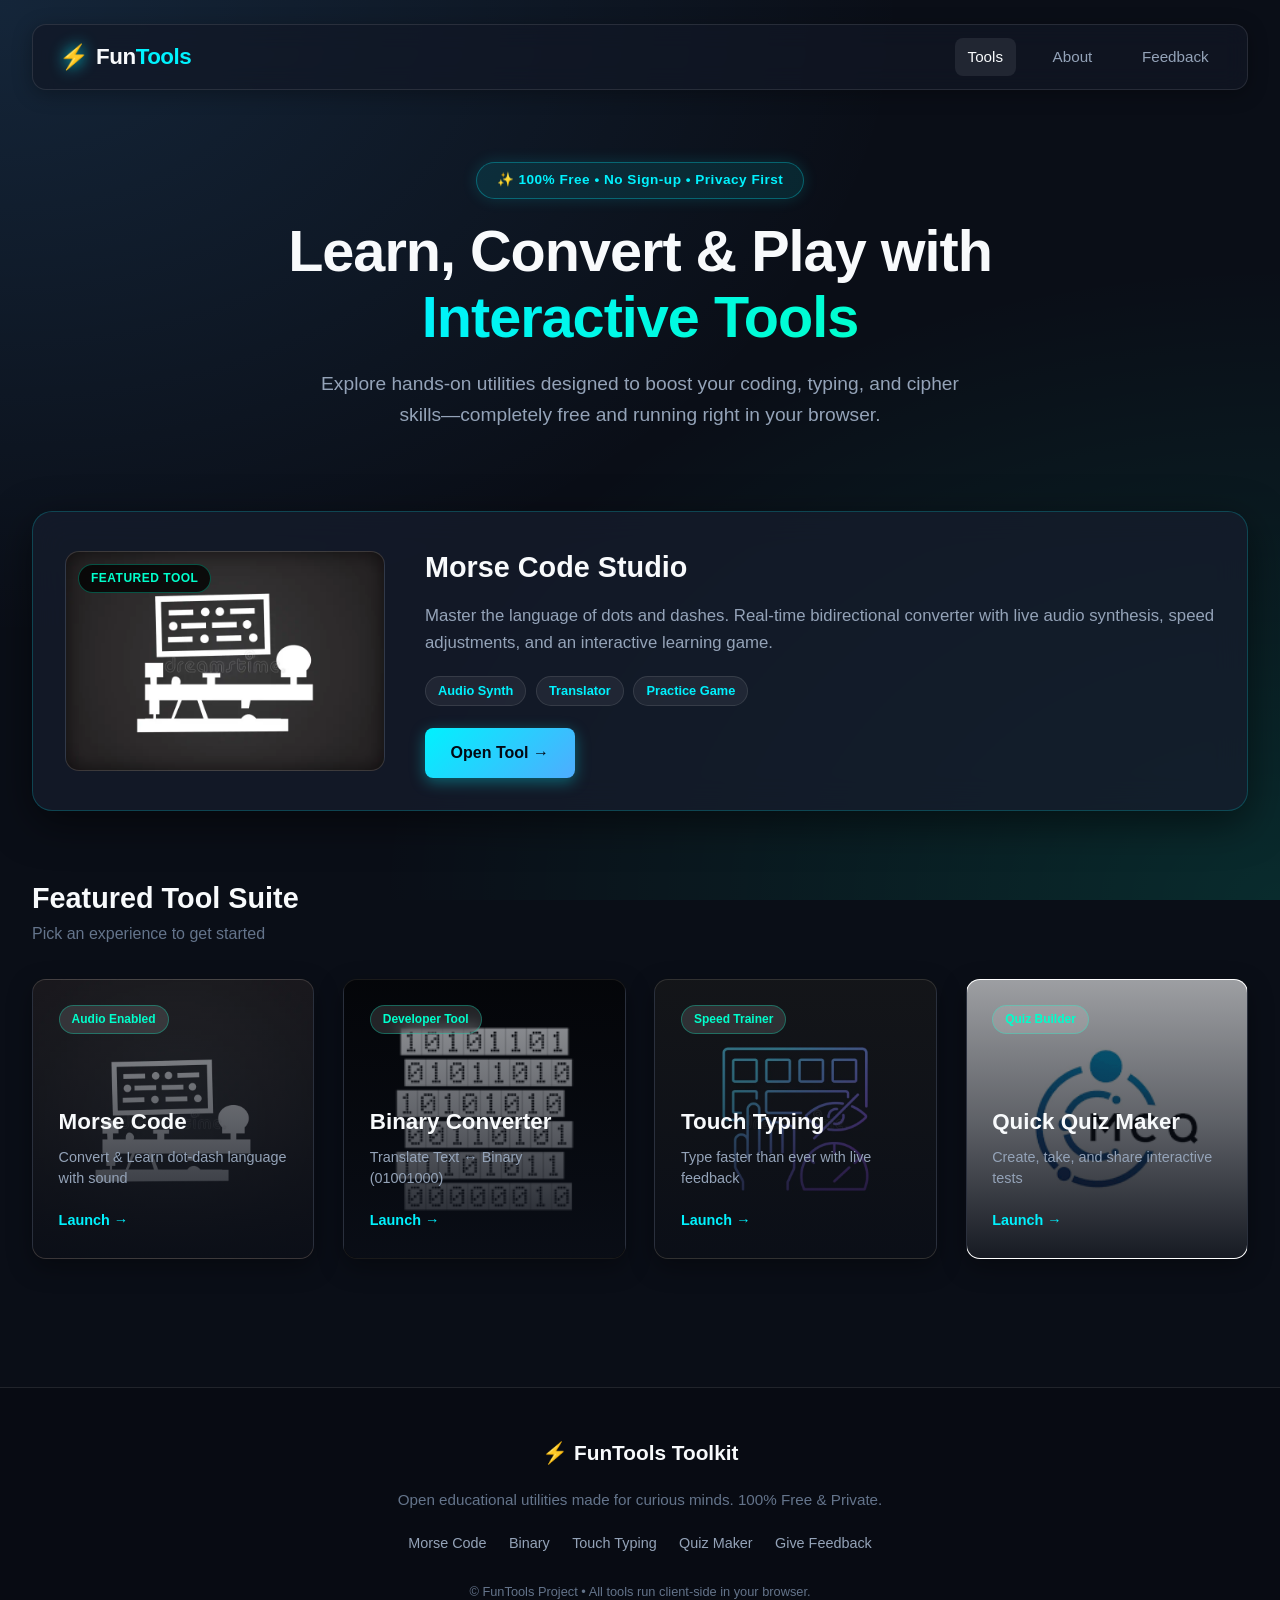
<file: index.html>
<!DOCTYPE html>
<html lang="en">
<head>
  <meta charset="UTF-8">
  <meta name="viewport" content="width=device-width, initial-scale=1.0">
  <title>FunTools - Free Interactive Learning & Utility Toolkit</title>
  <link rel="stylesheet" href="homepage.css">
  <script src="jquery-3_6_0.js"></script>
  <script src="homepage.js" defer></script>
</head>
<body>
  <!-- ================= Navigation Header ================= -->
  <header class="site-header">
    <nav class="nav-container">
      <a href="index.html" class="brand-logo">
        <span class="logo-icon">⚡</span>
        <span class="logo-text">Fun<span class="accent-text">Tools</span></span>
      </a>

      <div class="nav-links">
        <a href="#tools" class="nav-link active">Tools</a>
        <a href="#" id="about" class="nav-link">About</a>
        <a href="feedback.html" id="feedback" class="nav-link">Feedback</a>
      </div>
    </nav>

    <div class="hero-section">
      <div class="hero-badge">✨ 100% Free • No Sign-up • Privacy First</div>
      <h1 class="hero-title">Learn, Convert & Play with <span class="gradient-text">Interactive Tools</span></h1>
      <p id="subtitle" class="hero-subtitle">
        Explore hands-on utilities designed to boost your coding, typing, and cipher skills—completely free and running right in your browser.
      </p>
    </div>
  </header>

  <!-- ================= About Modal Panel ================= -->
  <div id="aboutpanel" role="dialog" aria-modal="true" aria-labelledby="about-title">
    <div class="content glass-card">
      <div class="modal-header">
        <h2 id="about-title">About <span class="gradient-text">FunTools</span></h2>
        <button id="closebtn" aria-label="Close modal">&times;</button>
      </div>
      <div class="modal-body">
        <p>
          Welcome! FunTools began as a creative coding experiment and has evolved into a <strong>100% free educational toolkit</strong>.
        </p>
        <div class="about-highlights">
          <div class="highlight-item">
            <span class="highlight-icon">🔒</span>
            <div>
              <strong>Zero Data Collection</strong>
              <p>Everything runs client-side in your browser. No accounts, no tracking, and no cookies.</p>
            </div>
          </div>
          <div class="highlight-item">
            <span class="highlight-icon">⚡</span>
            <div>
              <strong>Instant & Responsive</strong>
              <p>Lightning-fast utilities built with lightweight, modern web standards.</p>
            </div>
          </div>
          <div class="highlight-item">
            <span class="highlight-icon">🎓</span>
            <div>
              <strong>Continuous Improvement</strong>
              <p>We actively build and polish tools to make learning technology fun and accessible.</p>
            </div>
          </div>
        </div>
      </div>
      <div class="modal-footer">
        <button id="closebtn-action" class="btn-primary">Got it, Let's Explore!</button>
      </div>
    </div>
  </div>

  <!-- ================= Main Content ================= -->
  <main>
    <!-- Interactive Live Preview Box -->
    <section class="preview-section">
      <div class="preview-box glass-card" id="previewBox">
        <div id="cardimg" class="preview-img-container">
          <div class="preview-badge" id="previewBadge">Featured Tool</div>
        </div>
        <div id="cardinfo" class="preview-info-container">
          <h3 id="previewTitle">Explore Our Tools</h3>
          <p id="previewDesc">Hover or tap on any tool card below to inspect its features and launch straight into it.</p>
          <div class="preview-tags" id="previewTags">
            <span class="tag">Interactive</span>
            <span class="tag">Browser-Based</span>
            <span class="tag">Free</span>
          </div>
          <a href="Morse_code.html" id="previewLaunchBtn" class="launch-btn">Open Tool &rarr;</a>
        </div>
      </div>
    </section>

    <!-- Grid of Tool Cards -->
    <section id="tools" class="tools-section">
      <div class="section-header">
        <h2>Featured Tool Suite</h2>
        <p>Pick an experience to get started</p>
      </div>

      <div class="toolbox">
        <!-- Card 1: Morse Code -->
        <a href="Morse_code.html" class="card" id="card1"
          data-title="Morse Code Studio"
          data-info="Master the language of dots and dashes. Real-time bidirectional converter with live audio synthesis, speed adjustments, and an interactive learning game."
          data-img="Images/Morse_code.webp"
          data-tags="Audio Synth,Translator,Practice Game"
          data-link="Morse_code.html">
          <div class="card-inner">
            <div class="card-badge">Audio Enabled</div>
            <div class="card-content">
              <h3>Morse Code</h3>
              <p>Convert & Learn dot-dash language with sound</p>
            </div>
            <div class="card-footer-pill">Launch &rarr;</div>
          </div>
        </a>

        <!-- Card 2: Binary Converter -->
        <a href="Binary.html" class="card" id="card2"
          data-title="Binary Code Converter"
          data-info="Convert standard ASCII/Unicode text into machine binary (0s and 1s) and back. Features live instant conversion, formatted spacing, swap, and copy tools."
          data-img="Images/Binary.png"
          data-tags="Instant,UTF-8,Formatter"
          data-link="Binary.html">
          <div class="card-inner">
            <div class="card-badge">Developer Tool</div>
            <div class="card-content">
              <h3>Binary Converter</h3>
              <p>Translate Text ↔ Binary (01001000)</p>
            </div>
            <div class="card-footer-pill">Launch &rarr;</div>
          </div>
        </a>

        <!-- Card 3: Touch Typing -->
        <a href="touchtyping.html" class="card" id="card3"
          data-title="Touch Typing Trainer"
          data-info="Build muscle memory and skyrocket your words per minute. Features a live virtual keyboard, real-time WPM & accuracy telemetry, typo tracking, and audio click feedback."
          data-img="Images/Touch_typing.webp"
          data-tags="WPM Counter,Accuracy %,Virtual Keyboard"
          data-link="touchtyping.html">
          <div class="card-inner">
            <div class="card-badge">Speed Trainer</div>
            <div class="card-content">
              <h3>Touch Typing</h3>
              <p>Type faster than ever with live feedback</p>
            </div>
            <div class="card-footer-pill">Launch &rarr;</div>
          </div>
        </a>

        <!-- Card 4: Quick Quiz Maker -->
        <a href="AiTest.html" class="card" id="card4"
          data-title="Quick Quiz & MCQ Maker"
          data-info="Build custom multiple-choice quizzes in seconds, test yourself in preview mode, or share self-contained encrypted quiz links with classmates and friends."
          data-img="Images/Mcq.png"
          data-tags="Custom Quiz,Shareable,Auto-Grading"
          data-link="AiTest.html">
          <div class="card-inner">
            <div class="card-badge">Quiz Builder</div>
            <div class="card-content">
              <h3>Quick Quiz Maker</h3>
              <p>Create, take, and share interactive tests</p>
            </div>
            <div class="card-footer-pill">Launch &rarr;</div>
          </div>
        </a>
      </div>
    </section>
  </main>

  <!-- ================= Footer ================= -->
  <footer class="site-footer">
    <div class="footer-container">
      <div class="footer-brand">
        <span class="logo-icon">⚡</span>
        <span>FunTools Toolkit</span>
      </div>
      <p class="footer-tagline">Open educational utilities made for curious minds. 100% Free &amp; Private.</p>
      <div class="footer-links">
        <a href="Morse_code.html">Morse Code</a>
        <a href="Binary.html">Binary</a>
        <a href="touchtyping.html">Touch Typing</a>
        <a href="AiTest.html">Quiz Maker</a>
        <a href="feedback.html">Give Feedback</a>
      </div>
      <p class="footer-copy">&copy; FunTools Project • All tools run client-side in your browser.</p>
    </div>
  </footer>
</body>
</html>
</file>
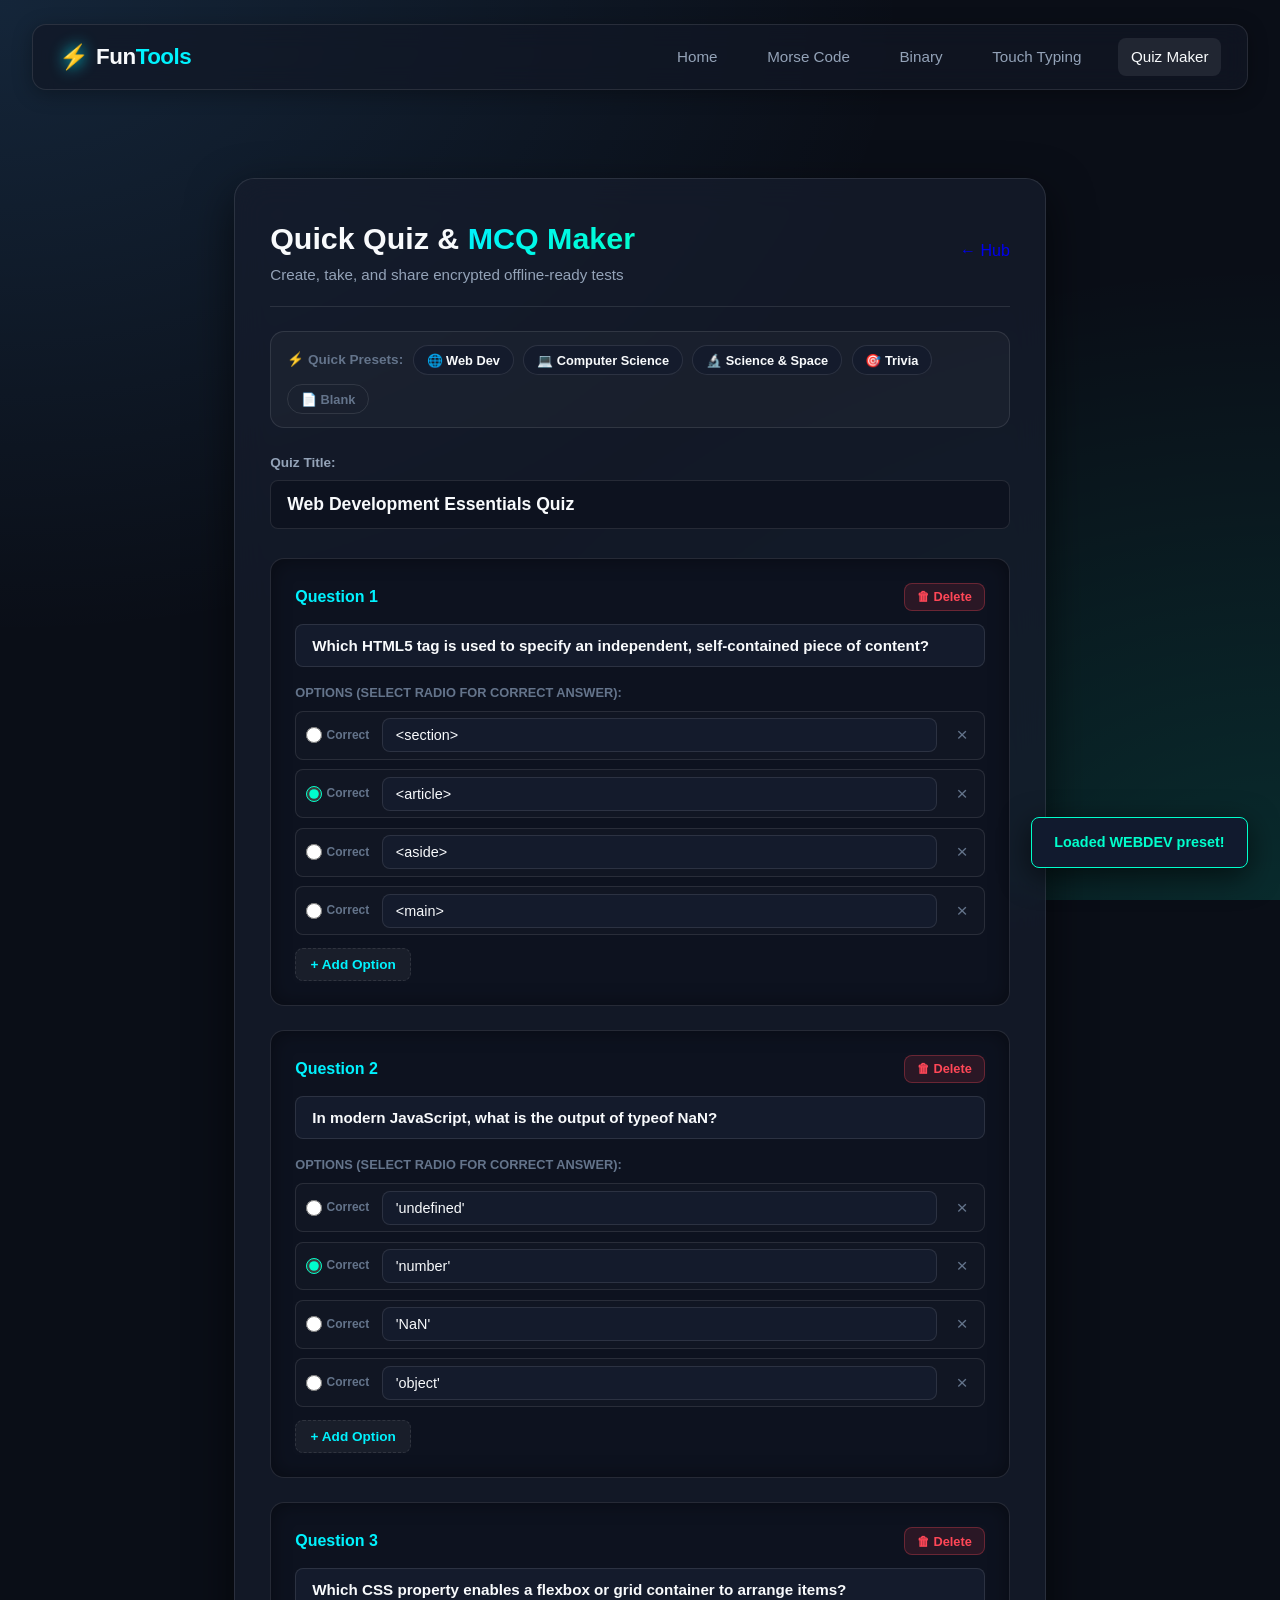
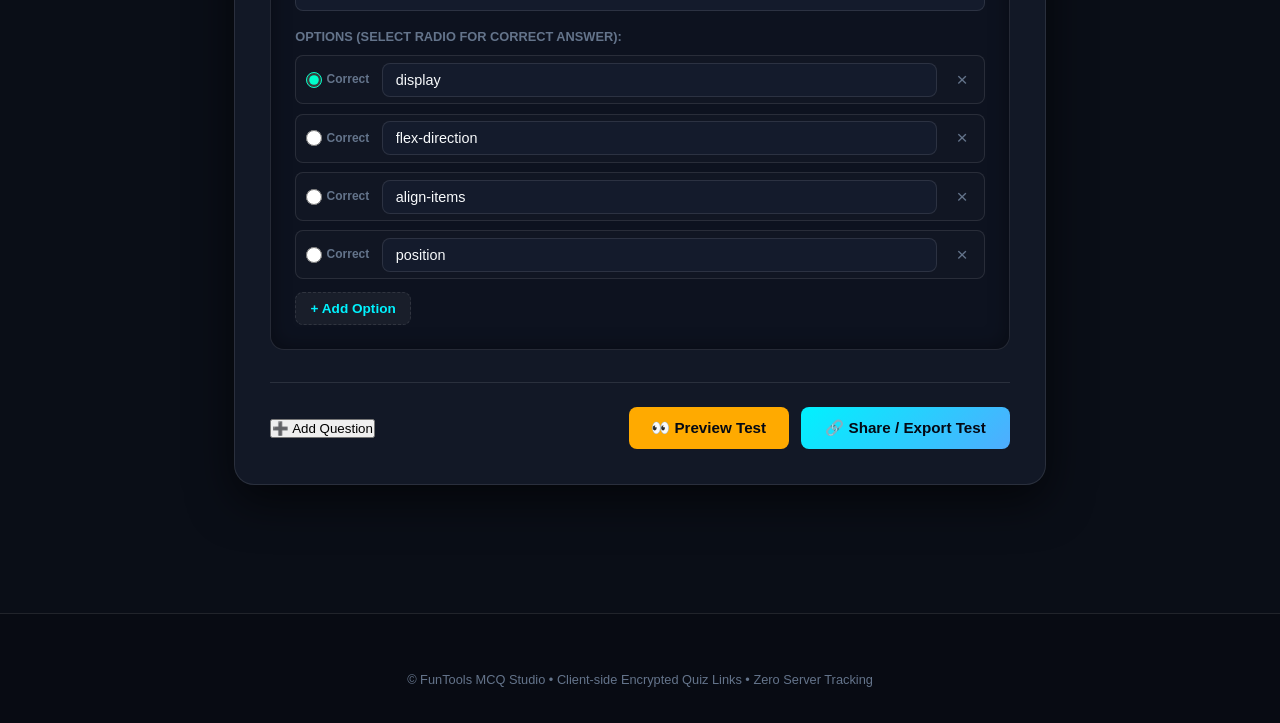
<file: AiTest.html>
<!DOCTYPE html>
<html lang="en">

<head>
  <meta charset="UTF-8">
  <meta name="viewport" content="width=device-width, initial-scale=1.0">
  <title>Quick Quiz &amp; MCQ Maker - FunTools</title>
  <link rel="stylesheet" href="homepage.css">
  <link rel="stylesheet" href="AiTest.css">
  <script src="jquery-3_6_0.js"></script>
  <script src="AiTest.js" defer></script>
</head>

<body>
  <!-- Navigation Header -->
  <header class="site-header" style="padding-bottom: 1rem;">
    <nav class="nav-container">
      <a href="index.html" class="brand-logo">
        <span class="logo-icon">⚡</span>
        <span class="logo-text">Fun<span class="accent-text">Tools</span></span>
      </a>

      <div class="nav-links">
        <a href="index.html" class="nav-link">Home</a>
        <a href="Morse_code.html" class="nav-link">Morse Code</a>
        <a href="Binary.html" class="nav-link">Binary</a>
        <a href="touchtyping.html" class="nav-link">Touch Typing</a>
        <a href="AiTest.html" class="nav-link active">Quiz Maker</a>
      </div>
    </nav>
  </header>

  <main class="quiz-container">
    <!-- =========================================================================
         CREATOR MODE: Quiz Builder
         ========================================================================= -->
    <div id="creator-mode" class="quiz-card glass-card">
      <div class="creator-header-row">
        <div>
          <h1>Quick Quiz &amp; <span class="gradient-text">MCQ Maker</span></h1>
          <p>Create, take, and share encrypted offline-ready tests</p>
        </div>
        <a href="index.html" class="icon-btn" style="text-decoration:none;">&larr; Hub</a>
      </div>

      <!-- Quick Starter Presets Bar -->
      <div class="preset-topics-bar">
        <span class="preset-label">⚡ Quick Presets:</span>
        <button class="preset-chip" onclick="loadPreset('webdev')">🌐 Web Dev</button>
        <button class="preset-chip" onclick="loadPreset('cs')">💻 Computer Science</button>
        <button class="preset-chip" onclick="loadPreset('science')">🔬 Science &amp; Space</button>
        <button class="preset-chip" onclick="loadPreset('trivia')">🎯 Trivia</button>
        <button class="preset-chip secondary" onclick="resetToBlank()">📄 Blank</button>
      </div>

      <div class="quiz-meta-inputs">
        <label for="quiz-title-input">Quiz Title:</label>
        <input type="text" id="quiz-title-input" placeholder="e.g. Computer Science Midterm Quiz..."
          value="Quick Knowledge Check">
      </div>

      <!-- Questions List Container -->
      <div id="all-questions-container" class="questions-list">
        <!-- Rendered via JS -->
      </div>

      <!-- Creator Actions -->
      <div class="creator-actions-bar">
        <button id="add-question-btn" class="btn-secondary">➕ Add Question</button>

        <div class="primary-actions-group">
          <button id="preview-test-btn" class="btn-warning">👀 Preview Test</button>
          <button id="generate-link-btn" class="btn-primary">🔗 Share / Export Test</button>
        </div>
      </div>

      <!-- Share Box (Slide down) -->
      <div id="share-box" class="share-box glass-card" style="display: none;">
        <div class="share-box-header">
          <h3>🎉 Test Created Successfully!</h3>
          <button class="close-share-btn" onclick="$('#share-box').slideUp()">&times;</button>
        </div>
        <p>Your test payload is encoded into a direct self-contained link. Anyone with this link can take your test:</p>
        <div class="share-input-wrap">
          <textarea id="share-link" readonly></textarea>
          <button id="copy-link-btn" class="btn-primary" style="margin-top: 8px;">📋 Copy Shareable Link</button>
        </div>
        <p class="share-hint">Everything is stored directly in the URL—no database, no account needed!</p>
      </div>
    </div>

    <!-- =========================================================================
         TAKER MODE: Test Taking Screen
         ========================================================================= -->
    <div id="taker-mode" class="quiz-card glass-card" style="display: none;">
      <div class="taker-header-row">
        <div>
          <span class="exam-badge" id="exam-mode-badge">EXAM MODE</span>
          <h2 id="taker-title">Take the Test!</h2>
        </div>
        <div class="taker-controls-right">
          <button id="back-to-editor-btn" class="btn-secondary" style="display: none;">✎ Back to Editor</button>
        </div>
      </div>

      <!-- Questions Render Target -->
      <div id="test-questions-display" class="test-questions-display">
        <!-- Injected via JS -->
      </div>

      <!-- Submit & Results -->
      <div class="taker-actions-bottom">
        <button id="submit-answer-btn" class="btn-primary-large">✓ Submit Test for Grading</button>

        <div id="result-message-container" class="result-message-card" style="display: none;">
          <h3 id="result-headline">Grading Complete!</h3>
          <div class="score-display-box" id="result-score-box"></div>
          <p id="result-summary"></p>
          <div class="post-test-actions">
            <button id="retake-test-btn" class="btn-secondary">↺ Retake Test</button>
            <button id="create-own-btn" class="btn-primary">➕ Create Your Own Test</button>
          </div>
        </div>
      </div>
    </div>
  </main>

  <!-- Toast Notification -->
  <div id="toast">Copied to clipboard! ✨</div>

  <footer class="site-footer">
    <div class="footer-container">
      <p class="footer-copy">&copy; FunTools MCQ Studio • Client-side Encrypted Quiz Links • Zero Server Tracking</p>
    </div>
  </footer>
</body>

</html>
</file>
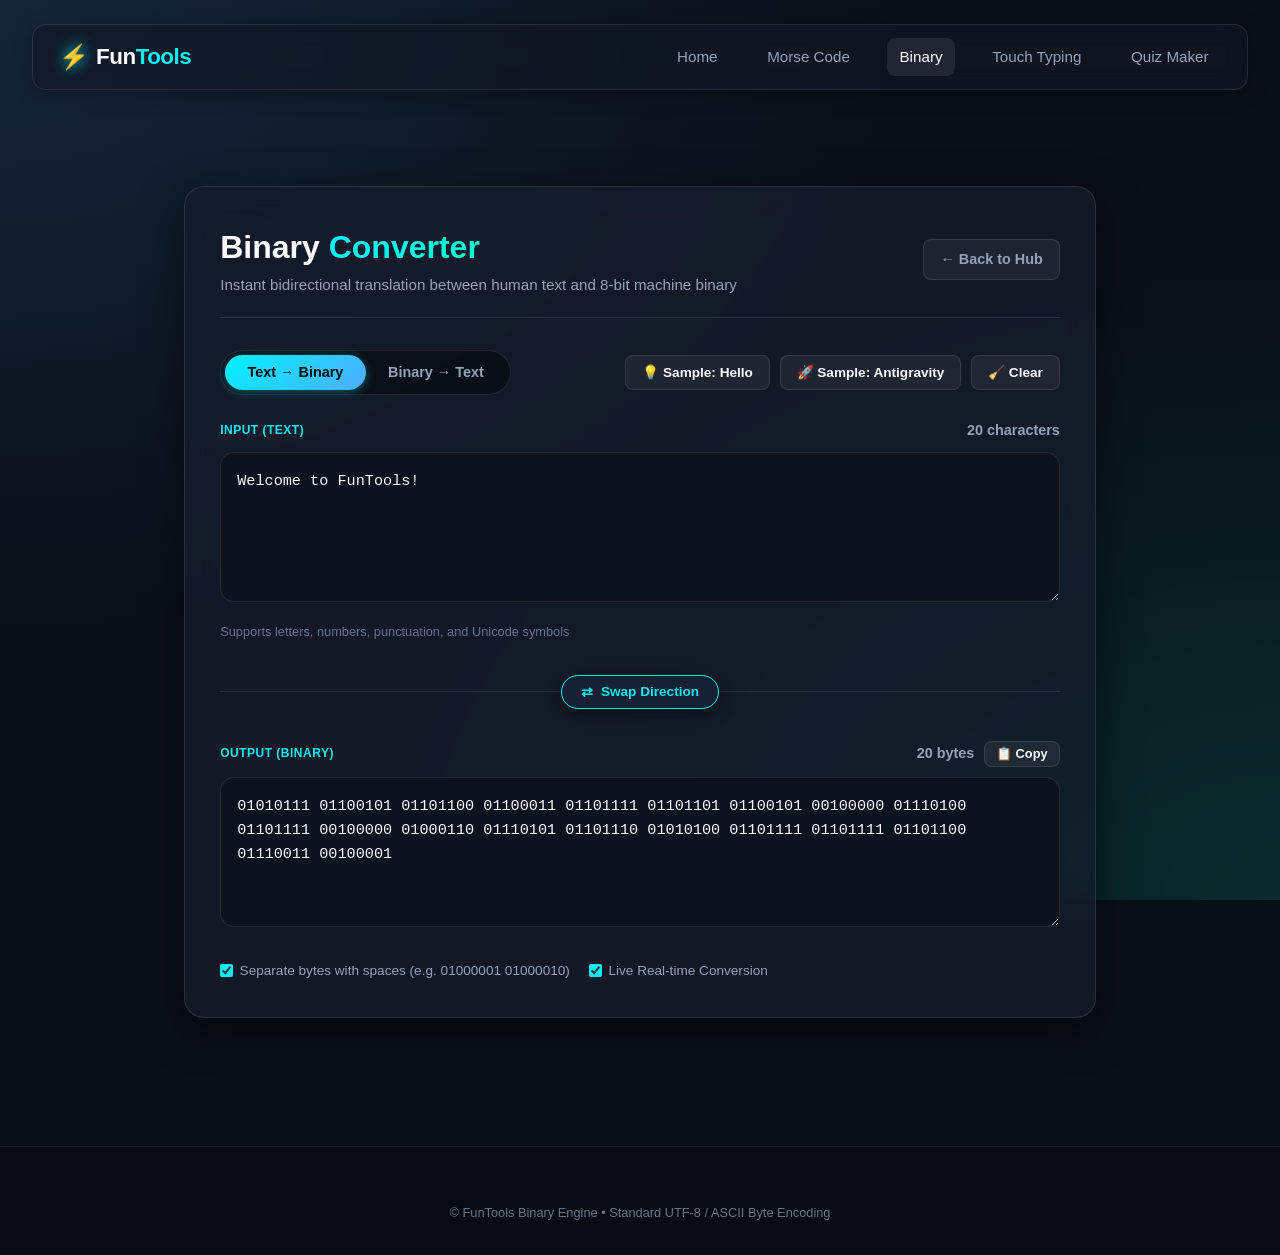
<file: Binary.html>
<!DOCTYPE html>
<html lang="en">
<head>
  <meta charset="UTF-8">
  <meta name="viewport" content="width=device-width, initial-scale=1.0">
  <title>Binary Code Converter - FunTools</title>
  <link rel="stylesheet" href="homepage.css">
  <style>
    .tool-container {
      max-width: 960px;
      margin: 0 auto;
      padding: 1rem 1.5rem 4rem;
    }

    .converter-card {
      background: var(--bg-card);
      backdrop-filter: blur(16px);
      border: 1px solid var(--border-subtle);
      border-radius: var(--radius-lg);
      padding: 2.2rem;
      box-shadow: 0 12px 40px rgba(0, 0, 0, 0.5);
    }

    .tool-header-row {
      display: flex;
      justify-content: space-between;
      align-items: center;
      flex-wrap: wrap;
      gap: 1rem;
      margin-bottom: 2rem;
      padding-bottom: 1.2rem;
      border-bottom: 1px solid var(--border-subtle);
    }

    .tool-title h1 {
      font-size: 2rem;
      font-weight: 800;
      color: var(--text-primary);
    }

    .tool-title p {
      color: var(--text-secondary);
      font-size: 0.95rem;
    }

    .back-btn {
      display: inline-flex;
      align-items: center;
      gap: 0.5rem;
      color: var(--text-secondary);
      text-decoration: none;
      font-size: 0.9rem;
      font-weight: 600;
      padding: 0.5rem 1rem;
      border-radius: var(--radius-sm);
      background: rgba(255, 255, 255, 0.05);
      border: 1px solid var(--border-subtle);
      transition: var(--transition);
    }

    .back-btn:hover {
      color: var(--primary);
      border-color: var(--primary);
      background: rgba(0, 242, 254, 0.08);
      transform: translateX(-3px);
    }

    .mode-switch-bar {
      display: flex;
      align-items: center;
      justify-content: space-between;
      flex-wrap: wrap;
      gap: 1rem;
      margin-bottom: 1.5rem;
    }

    .pill-tabs {
      display: flex;
      background: rgba(0, 0, 0, 0.4);
      padding: 4px;
      border-radius: 999px;
      border: 1px solid var(--border-subtle);
    }

    .pill-tab {
      background: transparent;
      border: none;
      color: var(--text-secondary);
      padding: 0.6rem 1.4rem;
      border-radius: 999px;
      font-weight: 700;
      font-size: 0.9rem;
      cursor: pointer;
      transition: var(--transition);
    }

    .pill-tab.active {
      background: linear-gradient(135deg, var(--primary) 0%, var(--secondary) 100%);
      color: #040914;
      box-shadow: 0 2px 10px var(--primary-glow);
    }

    .quick-actions {
      display: flex;
      gap: 0.6rem;
      flex-wrap: wrap;
    }

    .btn-secondary {
      background: rgba(255, 255, 255, 0.06);
      border: 1px solid var(--border-subtle);
      color: var(--text-primary);
      padding: 0.55rem 1rem;
      border-radius: var(--radius-sm);
      font-size: 0.85rem;
      font-weight: 600;
      cursor: pointer;
      display: inline-flex;
      align-items: center;
      gap: 0.4rem;
      transition: var(--transition);
    }

    .btn-secondary:hover {
      background: rgba(255, 255, 255, 0.12);
      border-color: var(--primary);
      color: var(--primary);
      transform: translateY(-1px);
    }

    .panels-grid {
      display: grid;
      grid-template-columns: 1fr;
      gap: 1.5rem;
    }

    .panel-block {
      display: flex;
      flex-direction: column;
      gap: 0.6rem;
    }

    .panel-header {
      display: flex;
      justify-content: space-between;
      align-items: center;
      font-size: 0.9rem;
      font-weight: 600;
      color: var(--text-secondary);
    }

    .panel-header span.label {
      color: var(--primary);
      text-transform: uppercase;
      font-size: 0.75rem;
      letter-spacing: 0.5px;
    }

    .input-wrapper {
      position: relative;
    }

    textarea.custom-area {
      width: 100%;
      height: 150px;
      background: #0d121f;
      border: 1px solid var(--border-subtle);
      border-radius: var(--radius-md);
      padding: 1rem;
      color: var(--text-primary);
      font-family: var(--font-mono);
      font-size: 0.95rem;
      line-height: 1.6;
      resize: vertical;
      transition: var(--transition);
      outline: none;
    }

    textarea.custom-area:focus {
      border-color: var(--primary);
      box-shadow: 0 0 16px var(--primary-glow);
    }

    .panel-footer-info {
      display: flex;
      justify-content: space-between;
      align-items: center;
      font-size: 0.8rem;
      color: var(--text-muted);
      margin-top: 0.2rem;
    }

    .swap-divider {
      display: flex;
      justify-content: center;
      align-items: center;
      position: relative;
      margin: 0.5rem 0;
    }

    .swap-divider::before {
      content: "";
      position: absolute;
      left: 0;
      right: 0;
      height: 1px;
      background: var(--border-subtle);
      z-index: 0;
    }

    .swap-btn {
      position: relative;
      z-index: 1;
      background: #162035;
      border: 1px solid var(--primary);
      color: var(--primary);
      border-radius: 999px;
      padding: 0.5rem 1.2rem;
      font-weight: 700;
      font-size: 0.85rem;
      cursor: pointer;
      display: inline-flex;
      align-items: center;
      gap: 0.5rem;
      box-shadow: 0 4px 15px rgba(0, 0, 0, 0.4);
      transition: var(--transition);
    }

    .swap-btn:hover {
      background: var(--primary);
      color: #040914;
      transform: scale(1.05);
      box-shadow: 0 0 15px var(--primary-glow);
    }

    /* Toast Notification */
    #toast {
      position: fixed;
      bottom: 2rem;
      right: 2rem;
      background: #111a2e;
      color: var(--accent);
      border: 1px solid var(--accent);
      padding: 0.8rem 1.4rem;
      border-radius: var(--radius-sm);
      font-weight: 600;
      font-size: 0.9rem;
      box-shadow: 0 8px 30px rgba(0, 0, 0, 0.6);
      transform: translateY(100px);
      opacity: 0;
      transition: all 0.3s cubic-bezier(0.16, 1, 0.3, 1);
      z-index: 9999;
    }

    #toast.show {
      transform: translateY(0);
      opacity: 1;
    }

    .options-row {
      display: flex;
      align-items: center;
      gap: 1.2rem;
      font-size: 0.85rem;
      color: var(--text-secondary);
      margin-top: 1rem;
      flex-wrap: wrap;
    }

    .checkbox-label {
      display: inline-flex;
      align-items: center;
      gap: 0.4rem;
      cursor: pointer;
    }

    .checkbox-label input {
      accent-color: var(--primary);
      cursor: pointer;
    }
  </style>
</head>
<body>
  <!-- Navigation Header -->
  <header class="site-header" style="padding-bottom: 1.5rem;">
    <nav class="nav-container">
      <a href="index.html" class="brand-logo">
        <span class="logo-icon">⚡</span>
        <span class="logo-text">Fun<span class="accent-text">Tools</span></span>
      </a>

      <div class="nav-links">
        <a href="index.html" class="nav-link">Home</a>
        <a href="Morse_code.html" class="nav-link">Morse Code</a>
        <a href="Binary.html" class="nav-link active">Binary</a>
        <a href="touchtyping.html" class="nav-link">Touch Typing</a>
        <a href="AiTest.html" class="nav-link">Quiz Maker</a>
      </div>
    </nav>
  </header>

  <main class="tool-container">
    <div class="converter-card">
      <div class="tool-header-row">
        <div class="tool-title">
          <h1>Binary <span class="gradient-text">Converter</span></h1>
          <p>Instant bidirectional translation between human text and 8-bit machine binary</p>
        </div>
        <a href="index.html" class="back-btn">&larr; Back to Hub</a>
      </div>

      <!-- Mode & Controls Bar -->
      <div class="mode-switch-bar">
        <div class="pill-tabs" role="tablist">
          <button class="pill-tab active" id="tabTextToBin" onclick="setMode('textToBin')">Text &rarr; Binary</button>
          <button class="pill-tab" id="tabBinToText" onclick="setMode('binToText')">Binary &rarr; Text</button>
        </div>

        <div class="quick-actions">
          <button class="btn-secondary" onclick="loadSample('Hello World!')">💡 Sample: Hello</button>
          <button class="btn-secondary" onclick="loadSample('Antigravity')">🚀 Sample: Antigravity</button>
          <button class="btn-secondary" onclick="clearAll()">🧹 Clear</button>
        </div>
      </div>

      <!-- Panels -->
      <div class="panels-grid">
        <!-- Input Panel -->
        <div class="panel-block">
          <div class="panel-header">
            <span class="label" id="inputLabel">INPUT (TEXT)</span>
            <span id="inputCharCount">0 characters</span>
          </div>
          <div class="input-wrapper">
            <textarea id="inputArea" class="custom-area" placeholder="Type or paste plain text here..." oninput="handleConvert()"></textarea>
          </div>
          <div class="panel-footer-info">
            <span>Supports letters, numbers, punctuation, and Unicode symbols</span>
          </div>
        </div>

        <!-- Swap Divider -->
        <div class="swap-divider">
          <button class="swap-btn" onclick="swapPanels()" title="Swap input and output">
            <span>⇄</span> Swap Direction
          </button>
        </div>

        <!-- Output Panel -->
        <div class="panel-block">
          <div class="panel-header">
            <span class="label" id="outputLabel">OUTPUT (BINARY)</span>
            <div style="display: flex; gap: 0.6rem; align-items: center;">
              <span id="outputByteCount">0 bytes</span>
              <button class="btn-secondary" style="padding: 0.3rem 0.7rem; font-size: 0.8rem;" onclick="copyOutput()">📋 Copy</button>
            </div>
          </div>
          <div class="input-wrapper">
            <textarea id="outputArea" class="custom-area" placeholder="Result will appear here automatically..." readonly></textarea>
          </div>
          <div class="options-row">
            <label class="checkbox-label">
              <input type="checkbox" id="spaceByteCheck" checked onchange="handleConvert()">
              Separate bytes with spaces (e.g. 01000001 01000010)
            </label>
            <label class="checkbox-label">
              <input type="checkbox" id="liveConvertCheck" checked>
              Live Real-time Conversion
            </label>
          </div>
        </div>
      </div>
    </div>
  </main>

  <!-- Toast Notification -->
  <div id="toast">Copied to clipboard! ✨</div>

  <footer class="site-footer">
    <div class="footer-container">
      <p class="footer-copy">&copy; FunTools Binary Engine • Standard UTF-8 / ASCII Byte Encoding</p>
    </div>
  </footer>

  <script>
    let currentMode = "textToBin"; // or 'binToText'

    function showToast(msg) {
      const toast = document.getElementById("toast");
      toast.textContent = msg;
      toast.classList.add("show");
      setTimeout(() => {
        toast.classList.remove("show");
      }, 2400);
    }

    function setMode(mode) {
      currentMode = mode;
      const tabTextToBin = document.getElementById("tabTextToBin");
      const tabBinToText = document.getElementById("tabBinToText");
      const inputLabel = document.getElementById("inputLabel");
      const outputLabel = document.getElementById("outputLabel");
      const inputArea = document.getElementById("inputArea");
      const outputArea = document.getElementById("outputArea");

      if (mode === "textToBin") {
        tabTextToBin.classList.add("active");
        tabBinToText.classList.remove("active");
        inputLabel.textContent = "INPUT (TEXT)";
        outputLabel.textContent = "OUTPUT (BINARY)";
        inputArea.placeholder = "Type or paste plain text here...";
        outputArea.placeholder = "Binary 0s and 1s will appear here...";
      } else {
        tabBinToText.classList.add("active");
        tabTextToBin.classList.remove("active");
        inputLabel.textContent = "INPUT (BINARY 0 & 1)";
        outputLabel.textContent = "OUTPUT (TEXT)";
        inputArea.placeholder = "Paste binary code (e.g., 01001000 01101001)...";
        outputArea.placeholder = "Decoded text will appear here...";
      }

      handleConvert();
    }

    // High quality UTF-8 aware Text to Binary
    function textToBinary(str, spaceSeparated) {
      if (!str) return "";
      const encoder = new TextEncoder();
      const bytes = encoder.encode(str);
      const binaryArr = [];
      for (let i = 0; i < bytes.length; i++) {
        binaryArr.push(bytes[i].toString(2).padStart(8, "0"));
      }
      return binaryArr.join(spaceSeparated ? " " : "");
    }

    // High quality UTF-8 aware Binary to Text
    function binaryToText(binStr) {
      if (!binStr) return "";
      // Clean up string: keep only 0s and 1s, or extract groups
      // First normalize by replacing commas, newlines with space
      const cleaned = binStr.replace(/[^01]/g, " ").replace(/\s+/g, " ").trim();
      let chunks = [];

      if (cleaned.includes(" ")) {
        // Space separated
        chunks = cleaned.split(" ").filter(c => c.length > 0);
      } else {
        // Contiguous string without spaces: slice by 8
        for (let i = 0; i < binStr.length; i += 8) {
          const byteSlice = binStr.slice(i, i + 8);
          if (byteSlice.length > 0) chunks.push(byteSlice);
        }
      }

      const byteValues = [];
      for (const chunk of chunks) {
        if (/^[01]{1,8}$/.test(chunk)) {
          byteValues.push(parseInt(chunk, 2));
        }
      }

      try {
        const uintArray = new Uint8Array(byteValues);
        return new TextDecoder().decode(uintArray);
      } catch (e) {
        // Fallback for non-UTF8
        return byteValues.map(code => String.fromCharCode(code)).join("");
      }
    }

    function handleConvert() {
      const inputVal = document.getElementById("inputArea").value;
      const spaceSeparated = document.getElementById("spaceByteCheck").checked;
      const outputArea = document.getElementById("outputArea");

      document.getElementById("inputCharCount").textContent = `${inputVal.length} character${inputVal.length === 1 ? '' : 's'}`;

      if (!inputVal) {
        outputArea.value = "";
        document.getElementById("outputByteCount").textContent = "0 bytes";
        return;
      }

      if (currentMode === "textToBin") {
        const binResult = textToBinary(inputVal, spaceSeparated);
        outputArea.value = binResult;
        const byteCount = new TextEncoder().encode(inputVal).length;
        document.getElementById("outputByteCount").textContent = `${byteCount} byte${byteCount === 1 ? '' : 's'}`;
      } else {
        const textResult = binaryToText(inputVal);
        outputArea.value = textResult;
        document.getElementById("outputByteCount").textContent = `${textResult.length} character${textResult.length === 1 ? '' : 's'}`;
      }
    }

    function swapPanels() {
      const inputArea = document.getElementById("inputArea");
      const outputArea = document.getElementById("outputArea");
      const currentOutput = outputArea.value;

      setMode(currentMode === "textToBin" ? "binToText" : "textToBin");
      inputArea.value = currentOutput;
      handleConvert();
    }

    function loadSample(sampleText) {
      if (currentMode === "binToText") {
        setMode("textToBin");
      }
      document.getElementById("inputArea").value = sampleText;
      handleConvert();
      showToast("Sample text loaded!");
    }

    function clearAll() {
      document.getElementById("inputArea").value = "";
      document.getElementById("outputArea").value = "";
      document.getElementById("inputCharCount").textContent = "0 characters";
      document.getElementById("outputByteCount").textContent = "0 bytes";
      showToast("Cleared!");
    }

    function copyOutput() {
      const outputVal = document.getElementById("outputArea").value;
      if (!outputVal) {
        showToast("Nothing to copy!");
        return;
      }
      navigator.clipboard.writeText(outputVal).then(() => {
        showToast("Copied to clipboard! 📋");
      }).catch(() => {
        const outputArea = document.getElementById("outputArea");
        outputArea.select();
        document.execCommand("copy");
        showToast("Copied to clipboard! 📋");
      });
    }

    // Initialize with a friendly sample
    window.addEventListener("DOMContentLoaded", () => {
      document.getElementById("inputArea").value = "Welcome to FunTools!";
      handleConvert();
    });
  </script>
</body>
</html>
</file>
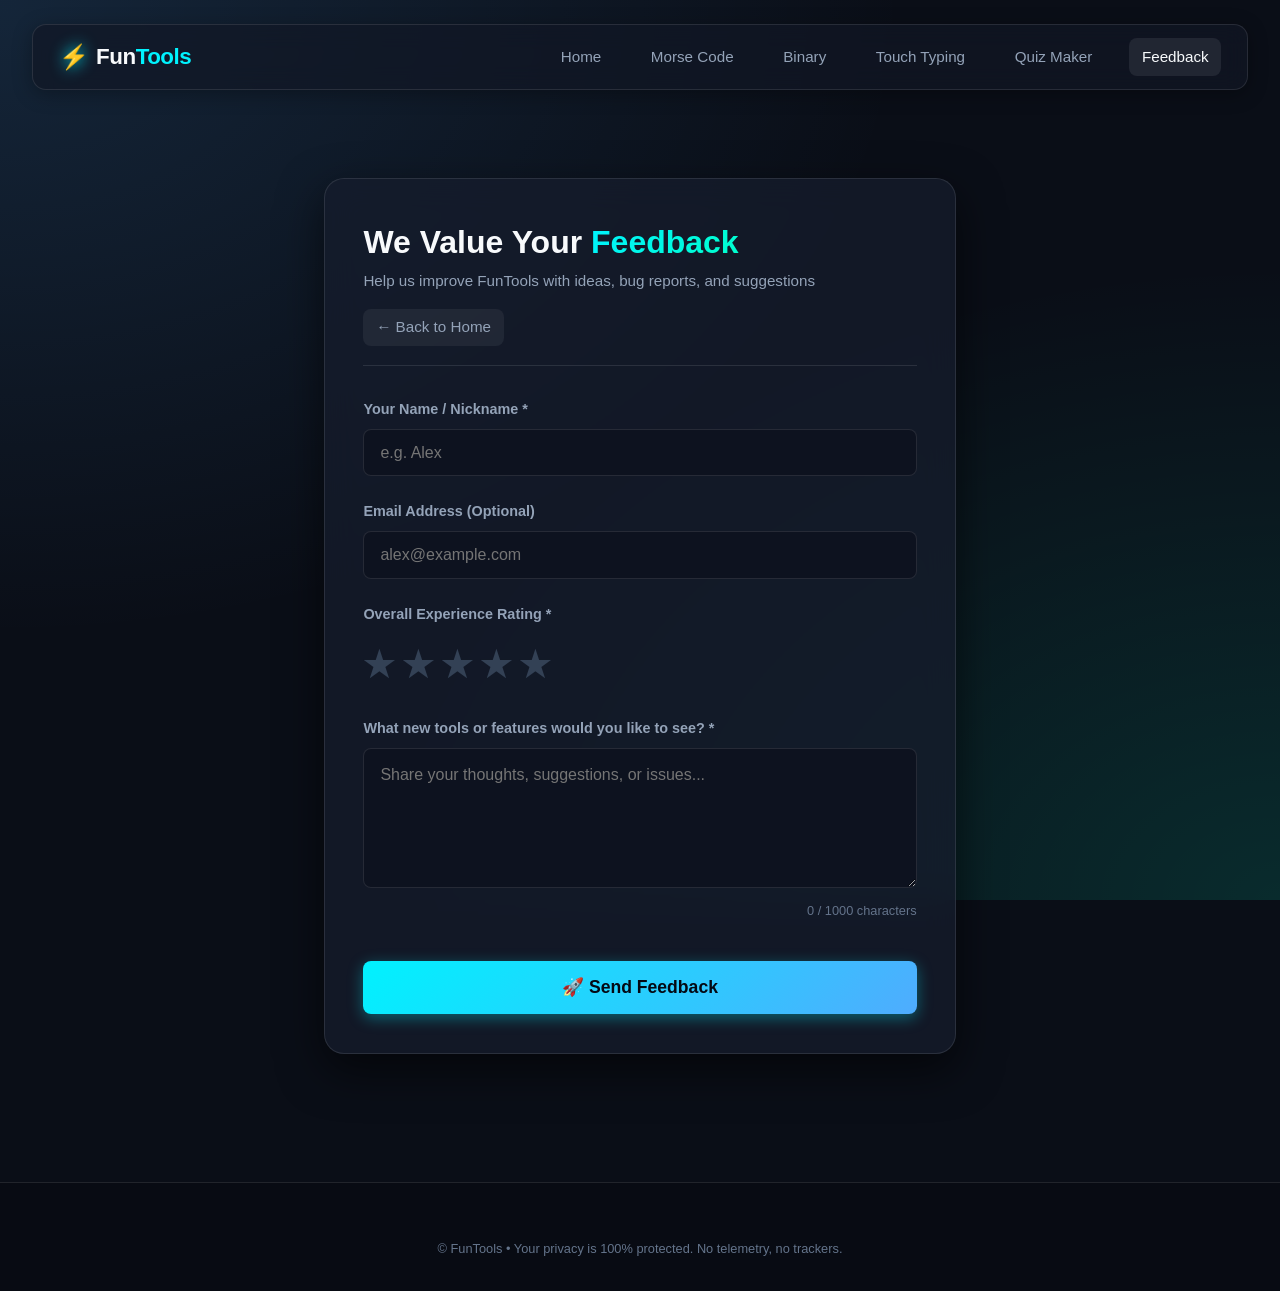
<file: feedback.html>
<!DOCTYPE html>
<html lang="en">
<head>
  <meta charset="UTF-8">
  <meta name="viewport" content="width=device-width, initial-scale=1.0">
  <title>Feedback &amp; Suggestions - FunTools</title>
  <link rel="stylesheet" href="homepage.css">
  <style>
    .feedback-container {
      max-width: 680px;
      margin: 0 auto;
      padding: 1rem 1.5rem 4rem;
    }

    .feedback-card {
      background: var(--bg-card);
      backdrop-filter: blur(16px);
      border: 1px solid var(--border-subtle);
      border-radius: var(--radius-lg);
      padding: 2.4rem;
      box-shadow: 0 16px 45px rgba(0, 0, 0, 0.6);
    }

    .feedback-header-row {
      display: flex;
      justify-content: space-between;
      align-items: center;
      flex-wrap: wrap;
      gap: 1rem;
      margin-bottom: 2rem;
      padding-bottom: 1.2rem;
      border-bottom: 1px solid var(--border-subtle);
    }

    .feedback-header-row h1 {
      font-size: 2rem;
      font-weight: 800;
    }

    .feedback-header-row p {
      color: var(--text-secondary);
      font-size: 0.95rem;
    }

    .form-group {
      display: flex;
      flex-direction: column;
      gap: 0.5rem;
      margin-bottom: 1.5rem;
    }

    .form-group label {
      font-size: 0.9rem;
      font-weight: 700;
      color: var(--text-secondary);
    }

    .form-control {
      background: #0d121f;
      border: 1px solid var(--border-subtle);
      border-radius: var(--radius-sm);
      padding: 0.85rem 1rem;
      color: var(--text-primary);
      font-size: 1rem;
      outline: none;
      transition: var(--transition);
      font-family: inherit;
    }

    .form-control:focus {
      border-color: var(--primary);
      box-shadow: 0 0 16px var(--primary-glow);
    }

    /* Star Rating Widget */
    .star-rating-box {
      display: flex;
      flex-direction: row-reverse;
      justify-content: flex-end;
      gap: 0.5rem;
      margin-top: 0.2rem;
    }

    .star-rating-box input[type="radio"] {
      display: none;
    }

    .star-rating-box label {
      font-size: 2.2rem;
      color: #334155;
      cursor: pointer;
      transition: var(--transition);
    }

    /* Highlight stars on hover and when selected */
    .star-rating-box label:hover,
    .star-rating-box label:hover ~ label,
    .star-rating-box input[type="radio"]:checked ~ label {
      color: #ffd700;
      text-shadow: 0 0 15px rgba(255, 215, 0, 0.6);
      transform: scale(1.1);
    }

    textarea.form-control {
      height: 140px;
      resize: vertical;
      line-height: 1.5;
    }

    .char-count-wrap {
      text-align: right;
      font-size: 0.8rem;
      color: var(--text-muted);
      margin-top: 0.3rem;
    }

    .submit-btn {
      width: 100%;
      background: linear-gradient(135deg, var(--primary) 0%, var(--secondary) 100%);
      color: #040914;
      border: none;
      padding: 1rem;
      border-radius: var(--radius-sm);
      font-weight: 800;
      font-size: 1.1rem;
      cursor: pointer;
      box-shadow: 0 4px 15px var(--primary-glow);
      transition: var(--transition);
      margin-top: 1rem;
    }

    .submit-btn:hover {
      filter: brightness(1.15);
      transform: translateY(-2px);
      box-shadow: 0 8px 25px var(--primary-glow);
    }
  </style>
</head>
<body>
  <!-- Navigation Header -->
  <header class="site-header" style="padding-bottom: 1rem;">
    <nav class="nav-container">
      <a href="index.html" class="brand-logo">
        <span class="logo-icon">⚡</span>
        <span class="logo-text">Fun<span class="accent-text">Tools</span></span>
      </a>

      <div class="nav-links">
        <a href="index.html" class="nav-link">Home</a>
        <a href="Morse_code.html" class="nav-link">Morse Code</a>
        <a href="Binary.html" class="nav-link">Binary</a>
        <a href="touchtyping.html" class="nav-link">Touch Typing</a>
        <a href="AiTest.html" class="nav-link">Quiz Maker</a>
        <a href="feedback.html" class="nav-link active">Feedback</a>
      </div>
    </nav>
  </header>

  <main class="feedback-container">
    <div class="feedback-card">
      <div class="feedback-header-row">
        <div>
          <h1>We Value Your <span class="gradient-text">Feedback</span></h1>
          <p>Help us improve FunTools with ideas, bug reports, and suggestions</p>
        </div>
        <a href="index.html" class="nav-link" style="background: rgba(255,255,255,0.06);">&larr; Back to Home</a>
      </div>

      <form action="https://formspree.io/f/mnjgkyoq" method="POST">
        <!-- Name -->
        <div class="form-group">
          <label for="username">Your Name / Nickname *</label>
          <input type="text" id="username" name="username" class="form-control" placeholder="e.g. Alex" required>
        </div>

        <!-- Email -->
        <div class="form-group">
          <label for="email">Email Address (Optional)</label>
          <input type="email" id="email" name="email" class="form-control" placeholder="alex@example.com">
        </div>

        <!-- Star Rating -->
        <div class="form-group">
          <label>Overall Experience Rating *</label>
          <div class="star-rating-box">
            <input type="radio" id="star5" name="rate" value="5star" required>
            <label for="star5" title="5 Stars - Outstanding">★</label>

            <input type="radio" id="star4" name="rate" value="4star">
            <label for="star4" title="4 Stars - Very Good">★</label>

            <input type="radio" id="star3" name="rate" value="3star">
            <label for="star3" title="3 Stars - Good">★</label>

            <input type="radio" id="star2" name="rate" value="2star">
            <label for="star2" title="2 Stars - Fair">★</label>

            <input type="radio" id="star1" name="rate" value="1star">
            <label for="star1" title="1 Star - Poor">★</label>
          </div>
        </div>

        <!-- Message -->
        <div class="form-group">
          <label for="message">What new tools or features would you like to see? *</label>
          <textarea id="message" name="message" class="form-control" placeholder="Share your thoughts, suggestions, or issues..." maxlength="1000" required oninput="updateCharCount()"></textarea>
          <div class="char-count-wrap" id="charCount">0 / 1000 characters</div>
        </div>

        <button type="submit" class="submit-btn">🚀 Send Feedback</button>
      </form>
    </div>
  </main>

  <footer class="site-footer">
    <div class="footer-container">
      <p class="footer-copy">&copy; FunTools • Your privacy is 100% protected. No telemetry, no trackers.</p>
    </div>
  </footer>

  <script>
    function updateCharCount() {
      const area = document.getElementById("message");
      const counter = document.getElementById("charCount");
      counter.textContent = `${area.value.length} / 1000 characters`;
    }
  </script>
</body>
</html>
</file>
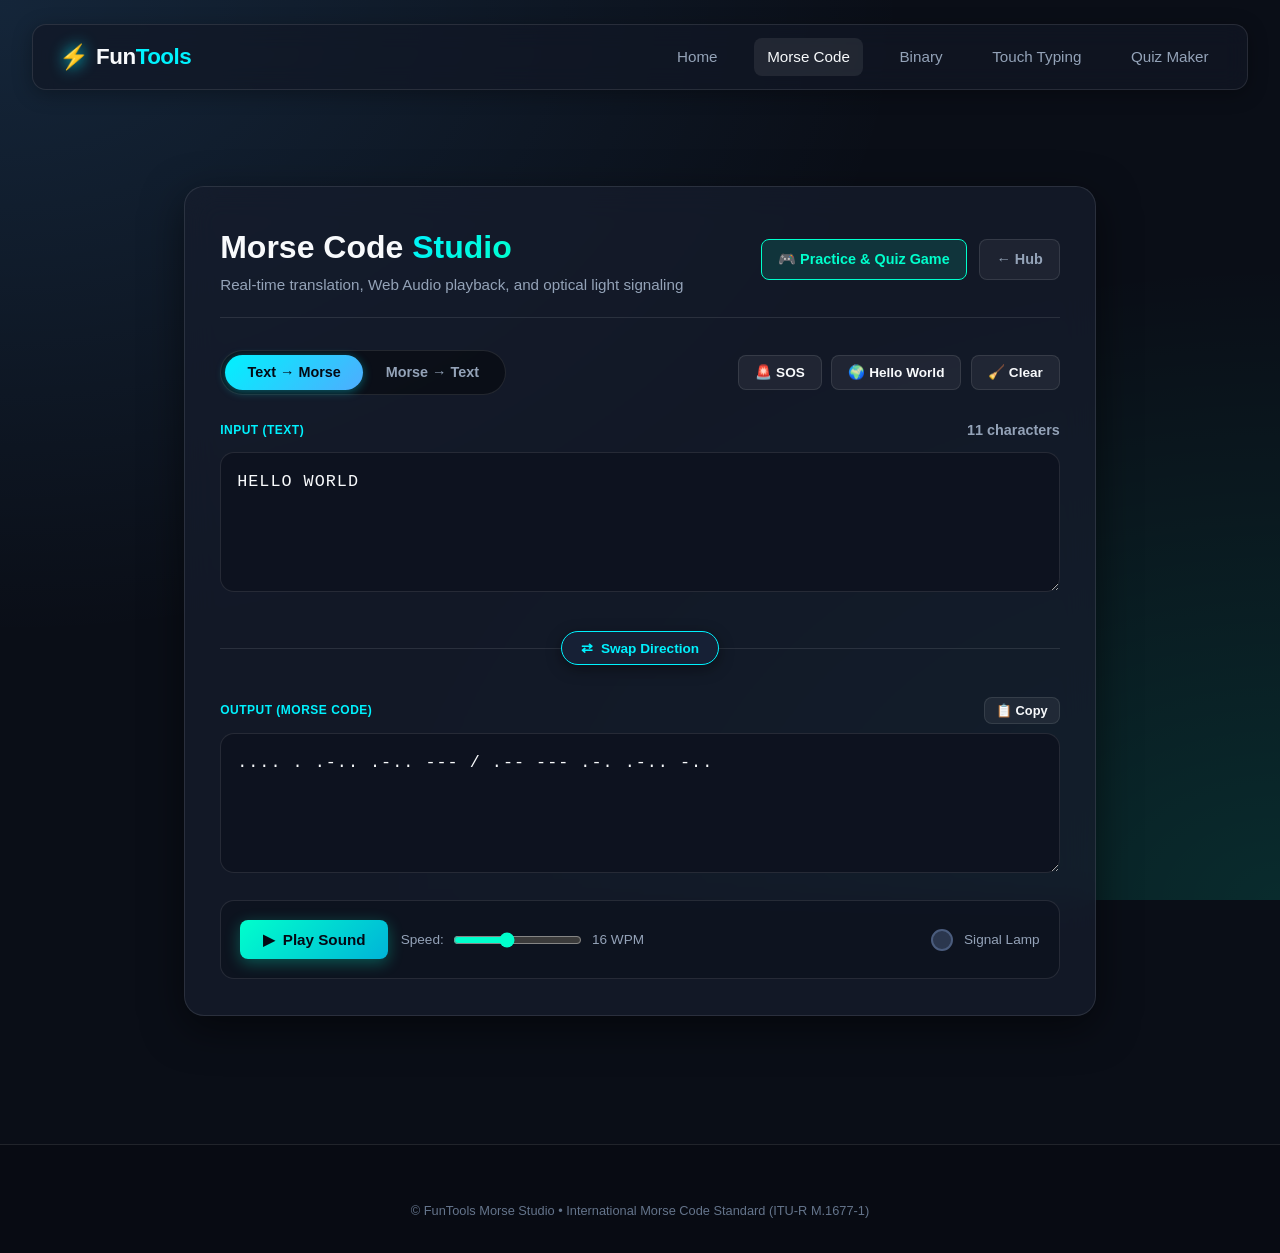
<file: Morse_code.html>
<!DOCTYPE html>
<html lang="en">
<head>
  <meta charset="UTF-8">
  <meta name="viewport" content="width=device-width, initial-scale=1.0">
  <title>Morse Code Studio - FunTools</title>
  <link rel="stylesheet" href="homepage.css">
  <style>
    .tool-container {
      max-width: 960px;
      margin: 0 auto;
      padding: 1rem 1.5rem 4rem;
    }

    .converter-card {
      background: var(--bg-card);
      backdrop-filter: blur(16px);
      border: 1px solid var(--border-subtle);
      border-radius: var(--radius-lg);
      padding: 2.2rem;
      box-shadow: 0 12px 40px rgba(0, 0, 0, 0.5);
    }

    .tool-header-row {
      display: flex;
      justify-content: space-between;
      align-items: center;
      flex-wrap: wrap;
      gap: 1rem;
      margin-bottom: 2rem;
      padding-bottom: 1.2rem;
      border-bottom: 1px solid var(--border-subtle);
    }

    .tool-title h1 {
      font-size: 2rem;
      font-weight: 800;
      color: var(--text-primary);
    }

    .tool-title p {
      color: var(--text-secondary);
      font-size: 0.95rem;
    }

    .header-action-links {
      display: flex;
      gap: 0.8rem;
      align-items: center;
    }

    .nav-pill-btn {
      display: inline-flex;
      align-items: center;
      gap: 0.5rem;
      color: var(--text-secondary);
      text-decoration: none;
      font-size: 0.9rem;
      font-weight: 600;
      padding: 0.5rem 1rem;
      border-radius: var(--radius-sm);
      background: rgba(255, 255, 255, 0.05);
      border: 1px solid var(--border-subtle);
      transition: var(--transition);
    }

    .nav-pill-btn:hover {
      color: var(--primary);
      border-color: var(--primary);
      background: rgba(0, 242, 254, 0.08);
      transform: translateY(-2px);
    }

    .nav-pill-btn.highlight {
      background: rgba(0, 255, 204, 0.12);
      border-color: var(--accent);
      color: var(--accent);
    }

    .mode-switch-bar {
      display: flex;
      align-items: center;
      justify-content: space-between;
      flex-wrap: wrap;
      gap: 1rem;
      margin-bottom: 1.5rem;
    }

    .pill-tabs {
      display: flex;
      background: rgba(0, 0, 0, 0.4);
      padding: 4px;
      border-radius: 999px;
      border: 1px solid var(--border-subtle);
    }

    .pill-tab {
      background: transparent;
      border: none;
      color: var(--text-secondary);
      padding: 0.6rem 1.4rem;
      border-radius: 999px;
      font-weight: 700;
      font-size: 0.9rem;
      cursor: pointer;
      transition: var(--transition);
    }

    .pill-tab.active {
      background: linear-gradient(135deg, var(--primary) 0%, var(--secondary) 100%);
      color: #040914;
      box-shadow: 0 2px 10px var(--primary-glow);
    }

    .quick-actions {
      display: flex;
      gap: 0.6rem;
      flex-wrap: wrap;
    }

    .btn-secondary {
      background: rgba(255, 255, 255, 0.06);
      border: 1px solid var(--border-subtle);
      color: var(--text-primary);
      padding: 0.55rem 1rem;
      border-radius: var(--radius-sm);
      font-size: 0.85rem;
      font-weight: 600;
      cursor: pointer;
      display: inline-flex;
      align-items: center;
      gap: 0.4rem;
      transition: var(--transition);
    }

    .btn-secondary:hover {
      background: rgba(255, 255, 255, 0.12);
      border-color: var(--primary);
      color: var(--primary);
      transform: translateY(-1px);
    }

    .panels-grid {
      display: grid;
      grid-template-columns: 1fr;
      gap: 1.5rem;
    }

    .panel-block {
      display: flex;
      flex-direction: column;
      gap: 0.6rem;
    }

    .panel-header {
      display: flex;
      justify-content: space-between;
      align-items: center;
      font-size: 0.9rem;
      font-weight: 600;
      color: var(--text-secondary);
    }

    .panel-header span.label {
      color: var(--primary);
      text-transform: uppercase;
      font-size: 0.75rem;
      letter-spacing: 0.5px;
    }

    textarea.custom-area {
      width: 100%;
      height: 140px;
      background: #0d121f;
      border: 1px solid var(--border-subtle);
      border-radius: var(--radius-md);
      padding: 1rem;
      color: var(--text-primary);
      font-family: var(--font-mono);
      font-size: 1.05rem;
      line-height: 1.6;
      resize: vertical;
      transition: var(--transition);
      outline: none;
      letter-spacing: 1px;
    }

    textarea.custom-area:focus {
      border-color: var(--primary);
      box-shadow: 0 0 16px var(--primary-glow);
    }

    .swap-divider {
      display: flex;
      justify-content: center;
      align-items: center;
      position: relative;
      margin: 0.5rem 0;
    }

    .swap-divider::before {
      content: "";
      position: absolute;
      left: 0;
      right: 0;
      height: 1px;
      background: var(--border-subtle);
      z-index: 0;
    }

    .swap-btn {
      position: relative;
      z-index: 1;
      background: #162035;
      border: 1px solid var(--primary);
      color: var(--primary);
      border-radius: 999px;
      padding: 0.5rem 1.2rem;
      font-weight: 700;
      font-size: 0.85rem;
      cursor: pointer;
      display: inline-flex;
      align-items: center;
      gap: 0.5rem;
      box-shadow: 0 4px 15px rgba(0, 0, 0, 0.4);
      transition: var(--transition);
    }

    .swap-btn:hover {
      background: var(--primary);
      color: #040914;
      transform: scale(1.05);
      box-shadow: 0 0 15px var(--primary-glow);
    }

    /* Audio & Flash Controls Section */
    .audio-visual-box {
      background: rgba(13, 18, 31, 0.7);
      border: 1px solid var(--border-subtle);
      border-radius: var(--radius-md);
      padding: 1.2rem;
      margin-top: 1.2rem;
      display: flex;
      flex-wrap: wrap;
      justify-content: space-between;
      align-items: center;
      gap: 1.2rem;
    }

    .playback-controls {
      display: flex;
      align-items: center;
      gap: 0.8rem;
      flex-wrap: wrap;
    }

    .play-audio-btn {
      background: linear-gradient(135deg, var(--accent) 0%, #00b4d8 100%);
      color: #040914;
      font-weight: 700;
      border: none;
      padding: 0.65rem 1.4rem;
      border-radius: var(--radius-sm);
      cursor: pointer;
      font-size: 0.95rem;
      display: inline-flex;
      align-items: center;
      gap: 0.5rem;
      box-shadow: 0 4px 15px var(--accent-glow);
      transition: var(--transition);
    }

    .play-audio-btn:hover {
      transform: translateY(-2px);
      filter: brightness(1.1);
      box-shadow: 0 6px 20px var(--accent-glow);
    }

    .play-audio-btn.playing {
      background: #ff4757;
      color: white;
      box-shadow: 0 4px 15px rgba(255, 71, 87, 0.4);
    }

    .speed-slider-wrap {
      display: flex;
      align-items: center;
      gap: 0.6rem;
      font-size: 0.85rem;
      color: var(--text-secondary);
    }

    .speed-slider-wrap input[type="range"] {
      accent-color: var(--accent);
      cursor: pointer;
    }

    /* Signal Lamp */
    .signal-lamp-wrap {
      display: flex;
      align-items: center;
      gap: 0.7rem;
      font-size: 0.85rem;
      color: var(--text-secondary);
    }

    .lamp-indicator {
      width: 22px;
      height: 22px;
      border-radius: 50%;
      background: #2b374e;
      border: 2px solid #4a5c7d;
      transition: background-color 0.05s ease, box-shadow 0.05s ease;
    }

    .lamp-indicator.active {
      background-color: #ffd700;
      border-color: #fff;
      box-shadow: 0 0 20px #ffd700, 0 0 35px #ffaa00;
    }

    /* Toast Notification */
    #toast {
      position: fixed;
      bottom: 2rem;
      right: 2rem;
      background: #111a2e;
      color: var(--accent);
      border: 1px solid var(--accent);
      padding: 0.8rem 1.4rem;
      border-radius: var(--radius-sm);
      font-weight: 600;
      font-size: 0.9rem;
      box-shadow: 0 8px 30px rgba(0, 0, 0, 0.6);
      transform: translateY(100px);
      opacity: 0;
      transition: all 0.3s cubic-bezier(0.16, 1, 0.3, 1);
      z-index: 9999;
    }

    #toast.show {
      transform: translateY(0);
      opacity: 1;
    }
  </style>
</head>
<body>
  <!-- Navigation Header -->
  <header class="site-header" style="padding-bottom: 1.5rem;">
    <nav class="nav-container">
      <a href="index.html" class="brand-logo">
        <span class="logo-icon">⚡</span>
        <span class="logo-text">Fun<span class="accent-text">Tools</span></span>
      </a>

      <div class="nav-links">
        <a href="index.html" class="nav-link">Home</a>
        <a href="Morse_code.html" class="nav-link active">Morse Code</a>
        <a href="Binary.html" class="nav-link">Binary</a>
        <a href="touchtyping.html" class="nav-link">Touch Typing</a>
        <a href="AiTest.html" class="nav-link">Quiz Maker</a>
      </div>
    </nav>
  </header>

  <main class="tool-container">
    <div class="converter-card">
      <div class="tool-header-row">
        <div class="tool-title">
          <h1>Morse Code <span class="gradient-text">Studio</span></h1>
          <p>Real-time translation, Web Audio playback, and optical light signaling</p>
        </div>
        <div class="header-action-links">
          <a href="morse_code_learning.html" class="nav-pill-btn highlight">🎮 Practice &amp; Quiz Game</a>
          <a href="index.html" class="nav-pill-btn">&larr; Hub</a>
        </div>
      </div>

      <!-- Mode & Controls Bar -->
      <div class="mode-switch-bar">
        <div class="pill-tabs" role="tablist">
          <button class="pill-tab active" id="tabTextToMorse" onclick="setMode('textToMorse')">Text &rarr; Morse</button>
          <button class="pill-tab" id="tabMorseToText" onclick="setMode('morseToText')">Morse &rarr; Text</button>
        </div>

        <div class="quick-actions">
          <button class="btn-secondary" onclick="loadSample('SOS')">🚨 SOS</button>
          <button class="btn-secondary" onclick="loadSample('HELLO WORLD')">🌍 Hello World</button>
          <button class="btn-secondary" onclick="clearAll()">🧹 Clear</button>
        </div>
      </div>

      <!-- Panels -->
      <div class="panels-grid">
        <!-- Input Panel -->
        <div class="panel-block">
          <div class="panel-header">
            <span class="label" id="inputLabel">INPUT (TEXT)</span>
            <span id="inputCharCount">0 characters</span>
          </div>
          <div class="input-wrapper">
            <textarea id="inputArea" class="custom-area" placeholder="Type text here..." oninput="handleConvert()"></textarea>
          </div>
        </div>

        <!-- Swap Divider -->
        <div class="swap-divider">
          <button class="swap-btn" onclick="swapPanels()" title="Swap input and output">
            <span>⇄</span> Swap Direction
          </button>
        </div>

        <!-- Output Panel -->
        <div class="panel-block">
          <div class="panel-header">
            <span class="label" id="outputLabel">OUTPUT (MORSE CODE)</span>
            <div style="display: flex; gap: 0.6rem; align-items: center;">
              <button class="btn-secondary" style="padding: 0.3rem 0.7rem; font-size: 0.8rem;" onclick="copyOutput()">📋 Copy</button>
            </div>
          </div>
          <div class="input-wrapper">
            <textarea id="outputArea" class="custom-area" placeholder="Morse code will appear here..." readonly></textarea>
          </div>
        </div>
      </div>

      <!-- Audio & Optical Signal Suite -->
      <div class="audio-visual-box">
        <div class="playback-controls">
          <button id="playBtn" class="play-audio-btn" onclick="togglePlayMorse()">
            <span id="playIcon">▶</span> <span id="playText">Play Sound</span>
          </button>

          <div class="speed-slider-wrap">
            <span>Speed:</span>
            <input type="range" id="wpmSlider" min="8" max="28" value="16" oninput="updateSpeedLabel()">
            <span id="wpmLabel">16 WPM</span>
          </div>
        </div>

        <div class="signal-lamp-wrap">
          <div id="signalLamp" class="lamp-indicator" title="Optical Signal Lamp"></div>
          <span>Signal Lamp</span>
        </div>
      </div>
    </div>
  </main>

  <!-- Toast Notification -->
  <div id="toast">Copied to clipboard! ✨</div>

  <footer class="site-footer">
    <div class="footer-container">
      <p class="footer-copy">&copy; FunTools Morse Studio • International Morse Code Standard (ITU-R M.1677-1)</p>
    </div>
  </footer>

  <script>
    // Comprehensive International Morse Code Dictionary
    const AlphaMorse = {
      A: ".-", B: "-...", C: "-.-.", D: "-..", E: ".",
      F: "..-.", G: "--.", H: "....", I: "..", J: ".---",
      K: "-.-", L: ".-..", M: "--", N: "-.", O: "---",
      P: ".--.", Q: "--.-", R: ".-.", S: "...", T: "-",
      U: "..-", V: "...-", W: ".--", X: "-..-", Y: "-.--",
      Z: "--..",
      0: "-----", 1: ".----", 2: "..---", 3: "...--", 4: "....-",
      5: ".....", 6: "-....", 7: "--...", 8: "---..", 9: "----.",
      ".": ".-.-.-", ",": "--..--", "?": "..--..", "'": ".----.",
      "!": "-.-.--", "/": "-..-.", "(": "-.--.", ")": "-.--.-",
      "&": ".-...", ":": "---...", ";": "-.-.-.", "=": "-...-",
      "+": ".-.-.", "-": "-....-", "_": "..--.-", "\"": ".-..-.",
      "$": "...-..-", "@": ".--.-.", " ": "/"
    };

    const MorseAlpha = {};
    for (const [char, code] of Object.entries(AlphaMorse)) {
      if (char !== " ") {
        MorseAlpha[code] = char;
      }
    }
    // Map "/" and "|" to space
    MorseAlpha["/"] = " ";
    MorseAlpha["|"] = " ";

    let currentMode = "textToMorse";
    let isPlaying = false;
    let audioCtx = null;
    let playTimeout = null;

    function showToast(msg) {
      const toast = document.getElementById("toast");
      toast.textContent = msg;
      toast.classList.add("show");
      setTimeout(() => {
        toast.classList.remove("show");
      }, 2400);
    }

    function updateSpeedLabel() {
      const val = document.getElementById("wpmSlider").value;
      document.getElementById("wpmLabel").textContent = `${val} WPM`;
    }

    function setMode(mode) {
      stopPlayback();
      currentMode = mode;
      const tabText = document.getElementById("tabTextToMorse");
      const tabMorse = document.getElementById("tabMorseToText");
      const inputLabel = document.getElementById("inputLabel");
      const outputLabel = document.getElementById("outputLabel");
      const inputArea = document.getElementById("inputArea");
      const outputArea = document.getElementById("outputArea");

      if (mode === "textToMorse") {
        tabText.classList.add("active");
        tabMorse.classList.remove("active");
        inputLabel.textContent = "INPUT (TEXT)";
        outputLabel.textContent = "OUTPUT (MORSE CODE)";
        inputArea.placeholder = "Type text to convert to dots and dashes...";
        outputArea.placeholder = "Morse code result (e.g., ... --- ...)...";
      } else {
        tabMorse.classList.add("active");
        tabText.classList.remove("active");
        inputLabel.textContent = "INPUT (MORSE CODE)";
        outputLabel.textContent = "OUTPUT (TEXT)";
        inputArea.placeholder = "Enter dots (.) and dashes (-) separated by spaces. Use / for word spaces...";
        outputArea.placeholder = "Decoded plain text will appear here...";
      }

      handleConvert();
    }

    function textToMorse(text) {
      if (!text) return "";
      const upper = text.toUpperCase();
      const tokens = [];

      for (let i = 0; i < upper.length; i++) {
        const ch = upper[i];
        if (ch === " ") {
          tokens.push("/");
        } else if (AlphaMorse[ch]) {
          tokens.push(AlphaMorse[ch]);
        }
      }
      return tokens.join(" ");
    }

    function morseToText(morse) {
      if (!morse) return "";
      // Split tokens by space
      const tokens = morse.trim().split(/\s+/);
      let result = "";

      for (const token of tokens) {
        if (token === "/" || token === "|") {
          result += " ";
        } else if (MorseAlpha[token]) {
          result += MorseAlpha[token];
        } else {
          result += "?";
        }
      }
      return result;
    }

    function handleConvert() {
      const inputVal = document.getElementById("inputArea").value;
      const outputArea = document.getElementById("outputArea");
      document.getElementById("inputCharCount").textContent = `${inputVal.length} character${inputVal.length === 1 ? '' : 's'}`;

      if (!inputVal.trim()) {
        outputArea.value = "";
        return;
      }

      if (currentMode === "textToMorse") {
        outputArea.value = textToMorse(inputVal);
      } else {
        outputArea.value = morseToText(inputVal);
      }
    }

    function swapPanels() {
      stopPlayback();
      const inputArea = document.getElementById("inputArea");
      const outputArea = document.getElementById("outputArea");
      const currentOutput = outputArea.value;

      setMode(currentMode === "textToMorse" ? "morseToText" : "textToMorse");
      inputArea.value = currentOutput;
      handleConvert();
    }

    function loadSample(sampleText) {
      stopPlayback();
      if (currentMode === "morseToText") {
        setMode("textToMorse");
      }
      document.getElementById("inputArea").value = sampleText;
      handleConvert();
      showToast("Sample loaded!");
    }

    function clearAll() {
      stopPlayback();
      document.getElementById("inputArea").value = "";
      document.getElementById("outputArea").value = "";
      document.getElementById("inputCharCount").textContent = "0 characters";
      showToast("Cleared!");
    }

    function copyOutput() {
      const outputVal = document.getElementById("outputArea").value;
      if (!outputVal) {
        showToast("Nothing to copy!");
        return;
      }
      navigator.clipboard.writeText(outputVal).then(() => {
        showToast("Morse code copied! 📋");
      }).catch(() => {
        const outputArea = document.getElementById("outputArea");
        outputArea.select();
        document.execCommand("copy");
        showToast("Morse code copied! 📋");
      });
    }

    // =========================================================================
    // Web Audio API & Optical Light Signaling Synthesizer
    // =========================================================================
    function getMorseToPlay() {
      if (currentMode === "textToMorse") {
        return document.getElementById("outputArea").value;
      } else {
        return document.getElementById("inputArea").value;
      }
    }

    function initAudio() {
      if (!audioCtx) {
        const AudioContext = window.AudioContext || window.webkitAudioContext;
        audioCtx = new AudioContext();
      }
      if (audioCtx.state === "suspended") {
        audioCtx.resume();
      }
    }

    function setLamp(active) {
      const lamp = document.getElementById("signalLamp");
      if (active) {
        lamp.classList.add("active");
      } else {
        lamp.classList.remove("active");
      }
    }

    function stopPlayback() {
      isPlaying = false;
      if (playTimeout) {
        clearTimeout(playTimeout);
        playTimeout = null;
      }
      setLamp(false);
      const playBtn = document.getElementById("playBtn");
      playBtn.classList.remove("playing");
      document.getElementById("playIcon").textContent = "▶";
      document.getElementById("playText").textContent = "Play Sound";
    }

    function togglePlayMorse() {
      if (isPlaying) {
        stopPlayback();
        return;
      }

      const morseStr = getMorseToPlay().trim();
      if (!morseStr) {
        showToast("Please enter some text or Morse code first!");
        return;
      }

      initAudio();
      isPlaying = true;

      const playBtn = document.getElementById("playBtn");
      playBtn.classList.add("playing");
      document.getElementById("playIcon").textContent = "⏹";
      document.getElementById("playText").textContent = "Stop";

      // Paris standard timing: 50 dot-units per word
      const wpm = parseInt(document.getElementById("wpmSlider").value) || 16;
      const dotMs = 1200 / wpm; // length of 1 dot in ms
      const dashMs = dotMs * 3;
      const elementGapMs = dotMs;
      const letterGapMs = dotMs * 3;
      const wordGapMs = dotMs * 7;

      let queue = [];
      const tokens = morseStr.split(" ");

      tokens.forEach((token, tIdx) => {
        if (token === "/" || token === "|") {
          queue.push({ type: "gap", duration: wordGapMs });
        } else {
          for (let i = 0; i < token.length; i++) {
            const symbol = token[i];
            if (symbol === ".") {
              queue.push({ type: "tone", duration: dotMs });
            } else if (symbol === "-") {
              queue.push({ type: "tone", duration: dashMs });
            }
            // Intra-element gap
            if (i < token.length - 1) {
              queue.push({ type: "gap", duration: elementGapMs });
            }
          }
          // Letter gap
          if (tIdx < tokens.length - 1) {
            queue.push({ type: "gap", duration: letterGapMs });
          }
        }
      });

      let stepIndex = 0;

      function playNextStep() {
        if (!isPlaying || stepIndex >= queue.length) {
          stopPlayback();
          return;
        }

        const step = queue[stepIndex++];
        if (step.type === "tone") {
          // Play Tone
          const osc = audioCtx.createOscillator();
          const gain = audioCtx.createGain();
          osc.type = "sine";
          osc.frequency.setValueAtTime(650, audioCtx.currentTime);

          gain.gain.setValueAtTime(0, audioCtx.currentTime);
          gain.gain.linearRampToValueAtTime(0.15, audioCtx.currentTime + 0.005);
          gain.gain.setValueAtTime(0.15, audioCtx.currentTime + (step.duration / 1000) - 0.005);
          gain.gain.linearRampToValueAtTime(0, audioCtx.currentTime + (step.duration / 1000));

          osc.connect(gain);
          gain.connect(audioCtx.destination);

          osc.start();
          osc.stop(audioCtx.currentTime + (step.duration / 1000));
          setLamp(true);

          playTimeout = setTimeout(() => {
            setLamp(false);
            playNextStep();
          }, step.duration);
        } else {
          // Gap
          setLamp(false);
          playTimeout = setTimeout(playNextStep, step.duration);
        }
      }

      playNextStep();
    }

    window.addEventListener("DOMContentLoaded", () => {
      document.getElementById("inputArea").value = "HELLO WORLD";
      handleConvert();
    });
  </script>
</body>
</html>
</file>
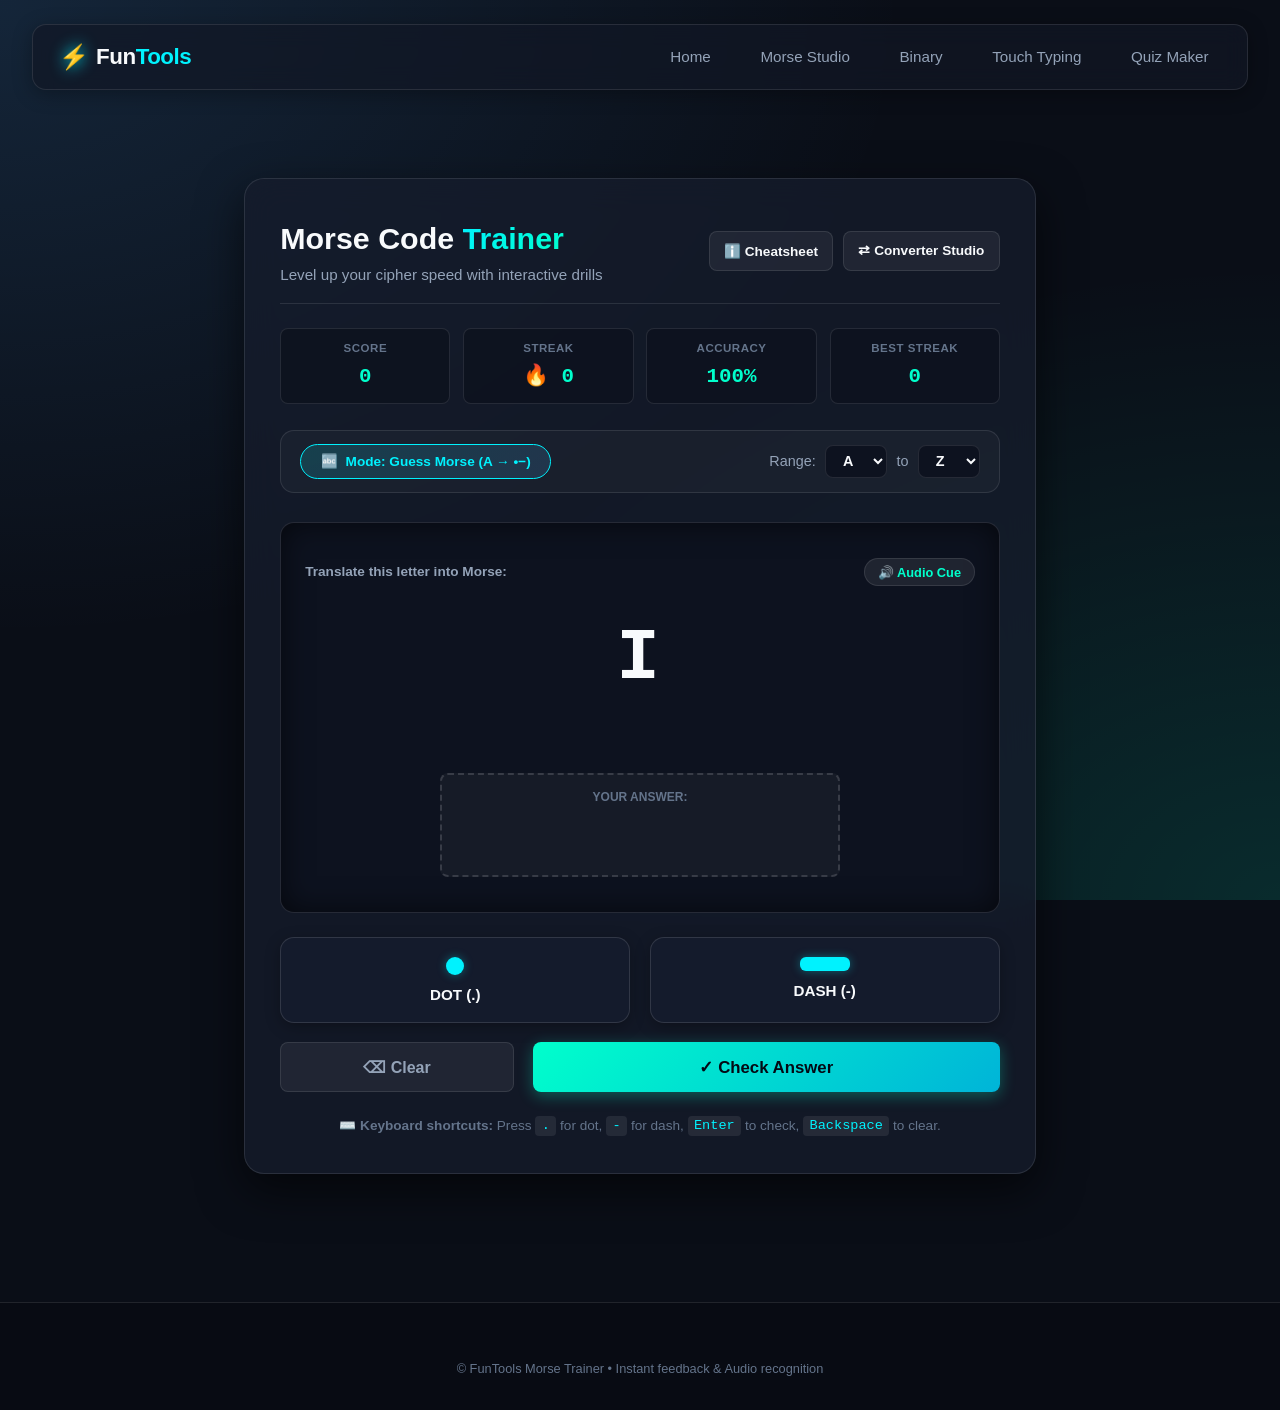
<file: morse_code_learing.html>
<!DOCTYPE html>
<html lang="en">
<head>
  <meta charset="UTF-8">
  <meta http-equiv="refresh" content="0; url=morse_code_learning.html">
  <title>Redirecting to Morse Code Trainer...</title>
  <script>window.location.replace("morse_code_learning.html");</script>
</head>
<body style="background:#0a0e17; color:#fff; font-family:sans-serif; text-align:center; padding-top:40px;">
  <p>Redirecting to <a href="morse_code_learning.html" style="color:#00ffcc;">Morse Code Trainer</a>...</p>
</body>
</html>
</file>
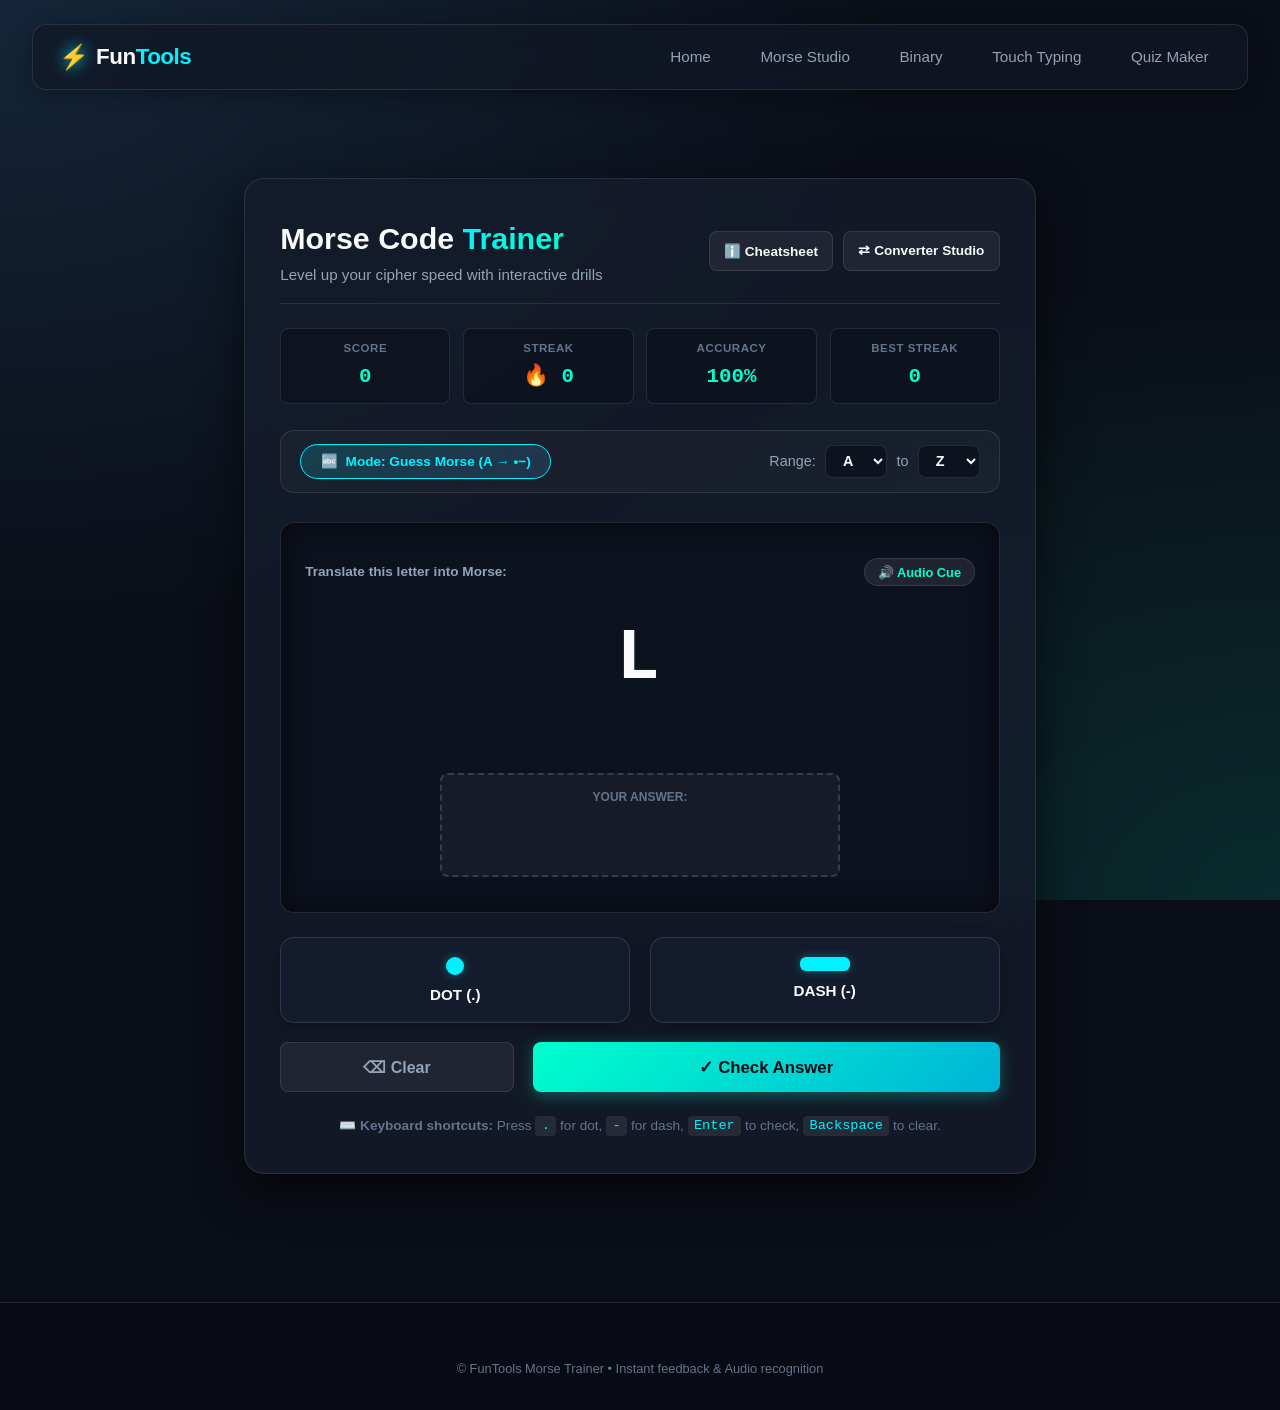
<file: morse_code_learning.html>
<!DOCTYPE html>
<html lang="en">
<head>
  <meta charset="UTF-8">
  <meta name="viewport" content="width=device-width, initial-scale=1.0">
  <title>Morse Code Practice &amp; Trainer - FunTools</title>
  <link rel="stylesheet" href="homepage.css">
  <link rel="stylesheet" href="morse_code_learning.css">
  <script src="jquery-3_6_0.js"></script>
  <script src="morse_code_learning.js" defer></script>
</head>
<body>
  <!-- Navigation Header -->
  <header class="site-header" style="padding-bottom: 1rem;">
    <nav class="nav-container">
      <a href="index.html" class="brand-logo">
        <span class="logo-icon">⚡</span>
        <span class="logo-text">Fun<span class="accent-text">Tools</span></span>
      </a>

      <div class="nav-links">
        <a href="index.html" class="nav-link">Home</a>
        <a href="Morse_code.html" class="nav-link">Morse Studio</a>
        <a href="Binary.html" class="nav-link">Binary</a>
        <a href="touchtyping.html" class="nav-link">Touch Typing</a>
        <a href="AiTest.html" class="nav-link">Quiz Maker</a>
      </div>
    </nav>
  </header>

  <main class="game-container">
    <div class="game-card glass-card">
      <!-- Top Bar -->
      <div class="game-top-bar">
        <div>
          <h1>Morse Code <span class="gradient-text">Trainer</span></h1>
          <p>Level up your cipher speed with interactive drills</p>
        </div>
        <div class="game-top-actions">
          <button id="hintbtn" class="icon-btn" title="Open Cheatsheet &amp; Rules">ℹ️ Cheatsheet</button>
          <a href="Morse_code.html" class="icon-btn" style="text-decoration: none;">⇄ Converter Studio</a>
        </div>
      </div>

      <!-- Stats Bar: Score, Streak, Accuracy -->
      <div class="stats-ribbon">
        <div class="stat-pill">
          <span class="stat-label">Score</span>
          <span class="stat-value" id="scoreDisplay">0</span>
        </div>
        <div class="stat-pill">
          <span class="stat-label">Streak</span>
          <span class="stat-value" id="streakDisplay">🔥 0</span>
        </div>
        <div class="stat-pill">
          <span class="stat-label">Accuracy</span>
          <span class="stat-value" id="accuracyDisplay">100%</span>
        </div>
        <div class="stat-pill">
          <span class="stat-label">Best Streak</span>
          <span class="stat-value" id="bestStreakDisplay">0</span>
        </div>
      </div>

      <!-- Controls & Scope Selector -->
      <div class="settings-toolbar">
        <div class="mode-toggle-wrap">
          <button id="modebtn" class="mode-toggle-btn" onclick="toggleMode()">
            <span id="modeIcon">🔤</span> <span id="modeText">Mode: Guess Morse (A &rarr; •−)</span>
          </button>
        </div>

        <div class="range-selector-wrap">
          <label for="starting">Range:</label>
          <select id="starting" class="range-select">
            <!-- Populated dynamically via JS -->
          </select>
          <span>to</span>
          <select id="ending" class="range-select">
            <!-- Populated dynamically via JS -->
          </select>
        </div>
      </div>

      <!-- The Core Flashcard -->
      <div class="flashcard">
        <div class="flashcard-header">
          <span class="prompt-label" id="promptLabel">Translate this letter into Morse:</span>
          <button id="listenAudioBtn" class="audio-hint-btn" title="Listen to Morse tone">🔊 Audio Cue</button>
        </div>

        <div class="big-question" id="question">A</div>

        <!-- Feedback indicator -->
        <div id="feedbackBanner" class="feedback-banner"></div>

        <!-- Answer display -->
        <div class="answer-display-box">
          <div class="answer-label">Your Answer:</div>
          <!-- For Guess Morse mode: displays typed dots and dashes -->
          <div id="answer" class="morse-answer-text"></div>
          <!-- For Guess ABC mode: user types single alphabet letter -->
          <input type="text" id="abcInput" maxlength="1" placeholder="?" autocomplete="off" autocapitalize="characters">
        </div>
      </div>

      <!-- Virtual Morse Keys for Touch & Mouse -->
      <div class="answerbtns" id="morseKeypad">
        <button class="morse-key dot-key" onclick="dotinput()" title="Add Dot (.)">
          <div class="dott"></div>
          <span>DOT (.)</span>
        </button>
        <button class="morse-key dash-key" onclick="dashinput()" title="Add Dash (-)">
          <div class="dashh"></div>
          <span>DASH (-)</span>
        </button>
      </div>

      <!-- Action Buttons -->
      <div class="funbtn">
        <button class="btn-clear" onclick="clearanswer()">⌫ Clear</button>
        <button class="btn-check" id="checkBtn" onclick="checkanswer()">✓ Check Answer</button>
      </div>

      <!-- Keyboard Shortcuts Hint -->
      <p class="keyboard-tip">
        ⌨️ <strong>Keyboard shortcuts:</strong> Press <code>.</code> for dot, <code>-</code> for dash, <code>Enter</code> to check, <code>Backspace</code> to clear.
      </p>
    </div>
  </main>

  <!-- Cheatsheet & Info Modal -->
  <div id="hintsheet" class="modal-overlay" role="dialog" aria-modal="true">
    <div class="hint-content glass-card">
      <div class="modal-header">
        <h2>Morse Code <span class="gradient-text">Cheat Sheet</span></h2>
        <button id="closeinfo" class="close-x-btn">&times;</button>
      </div>

      <div class="modal-body-scroll">
        <p class="lead-text">Click any letter to hear its Morse audio code!</p>
        
        <div class="morse-table-grid" id="morseAlphabetGrid">
          <!-- Dynamically populated clickable sound table -->
        </div>

        <div class="cheatsheet-image-wrap">
          <p style="margin-top: 1.5rem; font-weight: 700;">Diagram Reference:</p>
          <img src="Images/morse_code_cheetsheet.jpg" alt="Morse Code Visual Cheat Sheet" class="cheatsheet-img">
        </div>
      </div>

      <div class="modal-footer">
        <button id="closeinfo-btn" class="btn-primary">Back to Practice</button>
      </div>
    </div>
  </div>

  <footer class="site-footer">
    <div class="footer-container">
      <p class="footer-copy">&copy; FunTools Morse Trainer • Instant feedback &amp; Audio recognition</p>
    </div>
  </footer>
</body>
</html>
</file>
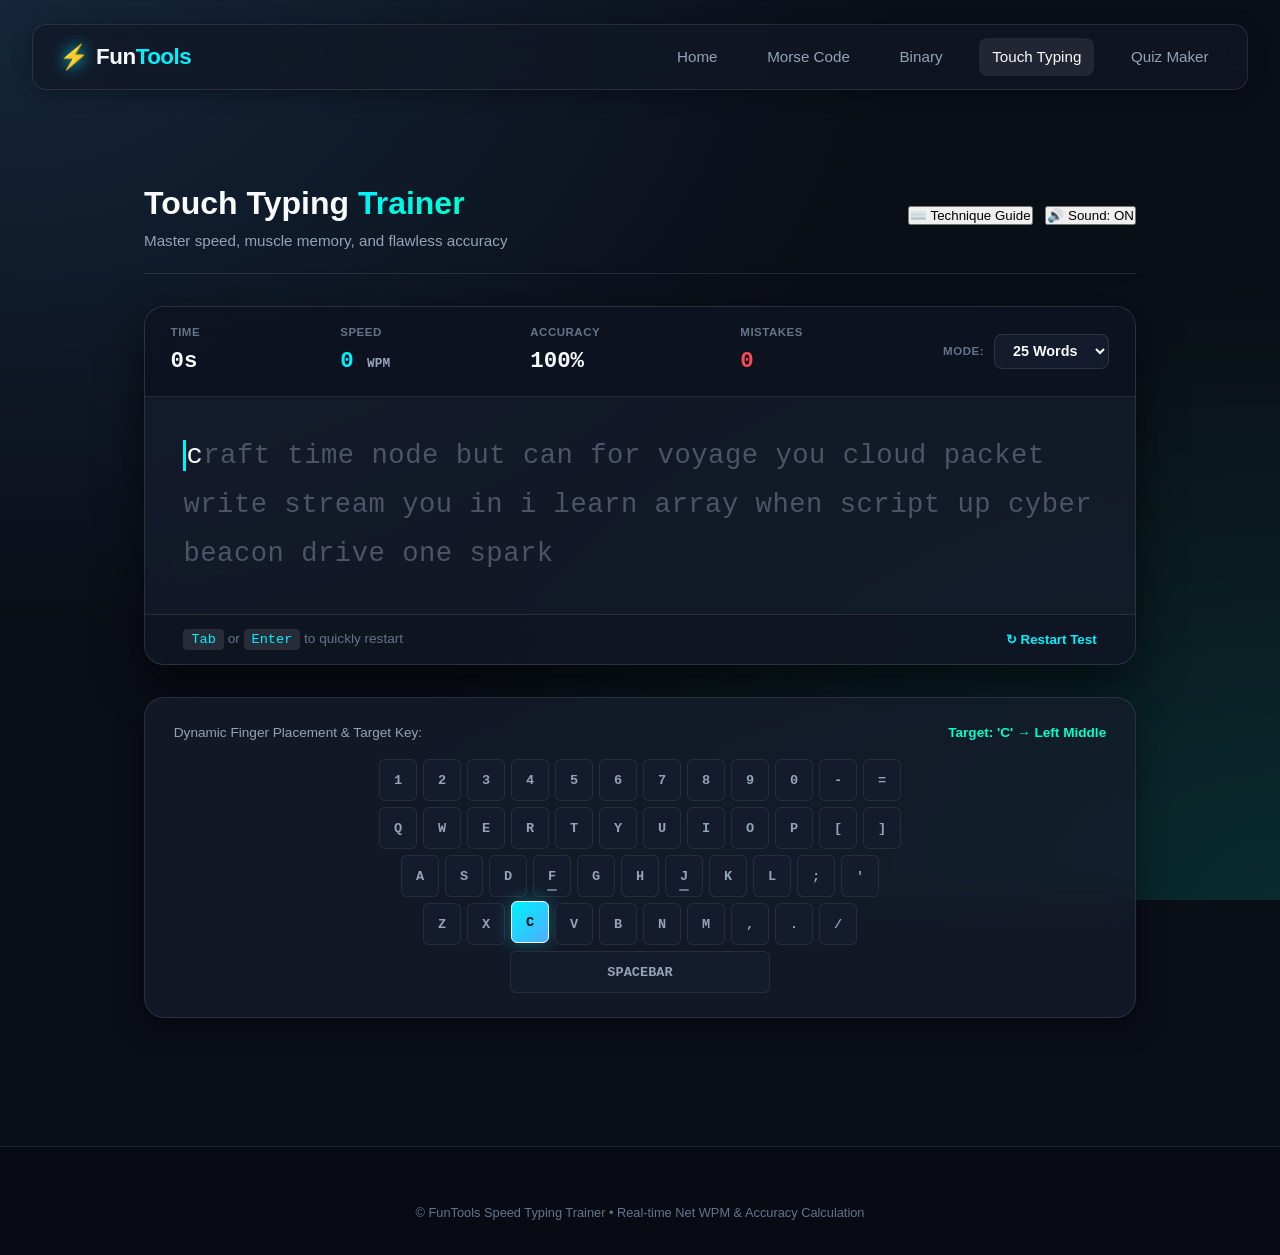
<file: touchtyping.html>
<!DOCTYPE html>
<html lang="en">
<head>
  <meta charset="UTF-8">
  <meta name="viewport" content="width=device-width, initial-scale=1.0">
  <title>Touch Typing Trainer - FunTools</title>
  <link rel="stylesheet" href="homepage.css">
  <link rel="stylesheet" href="touchtyping.css">
  <script src="jquery-3_6_0.js"></script>
  <script src="touchtyping.js" defer></script>
</head>
<body>
  <!-- Navigation Header -->
  <header class="site-header" style="padding-bottom: 1rem;">
    <nav class="nav-container">
      <a href="index.html" class="brand-logo">
        <span class="logo-icon">⚡</span>
        <span class="logo-text">Fun<span class="accent-text">Tools</span></span>
      </a>

      <div class="nav-links">
        <a href="index.html" class="nav-link">Home</a>
        <a href="Morse_code.html" class="nav-link">Morse Code</a>
        <a href="Binary.html" class="nav-link">Binary</a>
        <a href="touchtyping.html" class="nav-link active">Touch Typing</a>
        <a href="AiTest.html" class="nav-link">Quiz Maker</a>
      </div>
    </nav>
  </header>

  <main class="typing-container">
    <!-- Header row -->
    <div class="trainer-header-row">
      <div>
        <h1>Touch Typing <span class="gradient-text">Trainer</span></h1>
        <p>Master speed, muscle memory, and flawless accuracy</p>
      </div>
      <div class="header-action-links">
        <button id="cheetsheeton" class="icon-btn" title="View Finger Placement Guide">⌨️ Technique Guide</button>
        <button id="soundToggleBtn" class="icon-btn" title="Toggle Mechanical Click Audio">🔊 Sound: ON</button>
      </div>
    </div>

    <!-- The Typing Console Box -->
    <div id="typingpad" class="glass-card">
      <!-- Live Realtime Telemetry Bar -->
      <div id="typinginfo">
        <div class="telemetry-item">
          <span class="telemetry-label">Time</span>
          <span class="telemetry-value" id="timer">0s</span>
        </div>
        <div class="telemetry-item">
          <span class="telemetry-label">Speed</span>
          <span class="telemetry-value accent" id="wpm">0 <small>WPM</small></span>
        </div>
        <div class="telemetry-item">
          <span class="telemetry-label">Accuracy</span>
          <span class="telemetry-value" id="accuracy">100%</span>
        </div>
        <div class="telemetry-item">
          <span class="telemetry-label">Mistakes</span>
          <span class="telemetry-value error" id="mistakes">0</span>
        </div>

        <div class="word-selector-wrap">
          <span class="telemetry-label">Mode:</span>
          <select id="wordrange">
            <option value="15">15 Words</option>
            <option value="25" selected>25 Words</option>
            <option value="50">50 Words</option>
            <option value="custom">Custom</option>
          </select>
          <input type="number" id="customrange" min="5" max="100" value="30" placeholder="Count">
        </div>
      </div>

      <!-- Word Display Pad -->
      <div id="typingwordpad">
        <div id="typingwords" class="typing-stream"></div>
        <!-- Hidden input for mobile keyboard and keystroke capture -->
        <textarea id="typinginput" autocomplete="off" autocorrect="off" autocapitalize="off" spellcheck="false" autofocus></textarea>
      </div>

      <div class="typing-footer-bar">
        <span class="hint-text"><kbd id="tabsymbol">Tab</kbd> or <kbd id="entersymbol">Enter</kbd> to quickly restart</span>
        <button id="manualRestartBtn" class="restart-small-btn">↻ Restart Test</button>
      </div>
    </div>

    <!-- Interactive Visual Virtual Keyboard -->
    <div class="virtual-keyboard-section glass-card">
      <div class="keyboard-header">
        <span>Dynamic Finger Placement &amp; Target Key:</span>
        <span id="fingerGuideTip" class="finger-tip">Home Row: Index fingers on F and J</span>
      </div>
      <div class="keyboard" id="visualKeyboard">
        <!-- Rows built dynamically in JS for crisp highlighting -->
      </div>
    </div>

    <!-- Results Modal / Board -->
    <div id="resultsboard" class="results-modal">
      <div class="results-content glass-card">
        <div class="results-header">
          <h2>Test Complete! 🚀</h2>
          <div id="performanceBadge" class="performance-badge">PRO TYPIST</div>
        </div>

        <h3 id="highscore-alert" class="highscore-badge">🏆 NEW ALL-TIME HIGH SCORE! 🏆</h3>

        <div class="results-stats-grid">
          <div class="res-stat-card">
            <span class="res-label">Gross Speed</span>
            <span class="res-val highlight" id="res-wpm">0</span>
            <span class="res-unit">Words / Min</span>
          </div>
          <div class="res-stat-card">
            <span class="res-label">Accuracy</span>
            <span class="res-val" id="res-accuracy">100%</span>
            <span class="res-unit">Correct Keystrokes</span>
          </div>
          <div class="res-stat-card">
            <span class="res-label">Time Elapsed</span>
            <span class="res-val" id="res-time">0</span>
            <span class="res-unit">Seconds</span>
          </div>
          <div class="res-stat-card">
            <span class="res-label">Total Typos</span>
            <span class="res-val error" id="res-totaltypos">0</span>
            <span class="res-unit">Corrections Made</span>
          </div>
        </div>

        <div class="best-score-row" id="highScoreRow">
          <span>Personal Best (<span id="hs-category">25</span> Words):</span>
          <strong id="res-highscore">0 WPM</strong>
        </div>

        <div class="results-actions">
          <button id="restartbtn" class="primary-btn">Play Again (Enter)</button>
        </div>
      </div>
    </div>
  </main>

  <!-- Technique & Finger Placement Guide Modal -->
  <div class="cheatsheet" role="dialog" aria-modal="true">
    <div class="cheatsheet-content glass-card">
      <div class="modal-header">
        <h2>Touch Typing <span class="gradient-text">Technique Guide</span></h2>
        <button id="cheetsheetoff" class="close-x-btn">&times;</button>
      </div>
      <div class="modal-body-scroll">
        <div class="rules-box">
          <h3>Golden Rules:</h3>
          <ul>
            <li><strong>Never look down at your keyboard</strong> — trust your tactile muscle memory!</li>
            <li>Rest index fingers on <strong>F</strong> and <strong>J</strong> (feel the small raised tactile bumps).</li>
            <li>Return your fingers to the <em>Home Row</em> (ASDF JKL;) after each strike.</li>
            <li>Speed is a byproduct of accuracy: prioritize accuracy first, and speed will follow naturally.</li>
          </ul>
        </div>
        <img src="Images/touchtypingcheetsheet.png" alt="Touch typing finger placement chart" class="cheatsheet-img">
      </div>
      <div class="modal-footer">
        <button id="guideGotItBtn" class="btn-primary">Got it, Let's Type!</button>
      </div>
    </div>
  </div>

  <footer class="site-footer">
    <div class="footer-container">
      <p class="footer-copy">&copy; FunTools Speed Typing Trainer • Real-time Net WPM &amp; Accuracy Calculation</p>
    </div>
  </footer>
</body>
</html>
</file>
<file: homepage.css>
/* ==========================================================================
   FunTools - Core Design System & Homepage Styles
   ========================================================================== */

:root {
  --bg-dark: #0a0e17;
  --bg-card: rgba(22, 28, 45, 0.75);
  --bg-card-hover: rgba(30, 41, 69, 0.9);
  --border-subtle: rgba(255, 255, 255, 0.1);
  --border-focus: #00f2fe;
  --primary: #00f2fe;
  --primary-glow: rgba(0, 242, 254, 0.35);
  --secondary: #4facfe;
  --accent: #00ffcc;
  --accent-glow: rgba(0, 255, 204, 0.3);
  --text-primary: #f8fafc;
  --text-secondary: #94a3b8;
  --text-muted: #64748b;
  --font-main: -apple-system, BlinkMacSystemFont, "Segoe UI", Roboto, Helvetica, Arial, sans-serif;
  --font-mono: ui-monospace, "Cascadia Code", "Source Code Pro", Menlo, Consolas, monospace;
  --radius-sm: 8px;
  --radius-md: 14px;
  --radius-lg: 20px;
  --transition: all 0.3s cubic-bezier(0.4, 0, 0.2, 1);
}

*,
*::before,
*::after {
  box-sizing: border-box;
  margin: 0;
  padding: 0;
}

html {
  scroll-behavior: smooth;
}

body {
  background-color: var(--bg-dark);
  background-image:
    radial-gradient(at 0% 0%, rgba(79, 172, 254, 0.15) 0px, transparent 50%),
    radial-gradient(at 100% 100%, rgba(0, 255, 204, 0.12) 0px, transparent 50%),
    radial-gradient(at 50% 50%, rgba(10, 14, 23, 1) 0px, rgba(10, 14, 23, 1) 100%);
  background-attachment: fixed;
  color: var(--text-primary);
  font-family: var(--font-main);
  min-height: 100vh;
  line-height: 1.6;
  overflow-x: hidden;
}

/* ==========================================================================
   Typography & Shared Utilities
   ========================================================================== */

.gradient-text {
  background: linear-gradient(135deg, var(--primary) 0%, var(--accent) 100%);
  -webkit-background-clip: text;
  -webkit-text-fill-color: transparent;
}

.accent-text {
  color: var(--primary);
}

.glass-card {
  background: var(--bg-card);
  backdrop-filter: blur(16px);
  -webkit-backdrop-filter: blur(16px);
  border: 1px solid var(--border-subtle);
  box-shadow: 0 10px 30px rgba(0, 0, 0, 0.4);
}

/* ==========================================================================
   Navigation Header
   ========================================================================== */

.site-header {
  padding: 1.5rem 2rem 3rem;
  max-width: 1280px;
  margin: 0 auto;
}

.nav-container {
  display: flex;
  justify-content: space-between;
  align-items: center;
  padding: 0.8rem 1.6rem;
  background: rgba(18, 24, 38, 0.7);
  backdrop-filter: blur(12px);
  border: 1px solid var(--border-subtle);
  border-radius: var(--radius-md);
  margin-bottom: 3.5rem;
  box-shadow: 0 4px 20px rgba(0, 0, 0, 0.3);
}

.brand-logo {
  display: flex;
  align-items: center;
  gap: 0.5rem;
  text-decoration: none;
  font-size: 1.4rem;
  font-weight: 800;
  color: var(--text-primary);
  letter-spacing: -0.5px;
}

.brand-logo .logo-icon {
  font-size: 1.5rem;
  filter: drop-shadow(0 0 8px var(--primary));
}

.nav-links {
  display: flex;
  gap: 1.5rem;
  align-items: center;
}

.nav-link {
  color: var(--text-secondary);
  text-decoration: none;
  font-weight: 500;
  font-size: 0.95rem;
  padding: 0.4rem 0.8rem;
  border-radius: var(--radius-sm);
  transition: var(--transition);
}

.nav-link:hover,
.nav-link.active {
  color: var(--text-primary);
  background: rgba(255, 255, 255, 0.08);
}

/* ==========================================================================
   Hero Section
   ========================================================================== */

.hero-section {
  text-align: center;
  max-width: 860px;
  margin: 0 auto;
  padding: 1rem 1rem 2rem;
}

.hero-badge {
  display: inline-block;
  padding: 0.4rem 1.2rem;
  background: rgba(0, 242, 254, 0.1);
  border: 1px solid rgba(0, 242, 254, 0.3);
  color: var(--primary);
  border-radius: 999px;
  font-size: 0.85rem;
  font-weight: 600;
  letter-spacing: 0.5px;
  margin-bottom: 1.2rem;
  box-shadow: 0 0 15px rgba(0, 242, 254, 0.15);
}

.hero-title {
  font-size: clamp(2.2rem, 5vw, 3.6rem);
  font-weight: 800;
  line-height: 1.15;
  letter-spacing: -1px;
  margin-bottom: 1.2rem;
}

.hero-subtitle {
  font-size: clamp(1rem, 2vw, 1.2rem);
  color: var(--text-secondary);
  max-width: 680px;
  margin: 0 auto;
}

/* ==========================================================================
   Main Layout & Live Preview Box
   ========================================================================== */

main {
  max-width: 1280px;
  margin: 0 auto;
  padding: 0 2rem 4rem;
}

.preview-section {
  margin-bottom: 4rem;
}

.preview-box {
  display: flex;
  gap: 2.5rem;
  padding: 2rem;
  border-radius: var(--radius-lg);
  min-height: 280px;
  align-items: center;
  transition: var(--transition);
  border: 1px solid rgba(0, 242, 254, 0.2);
  box-shadow: 0 12px 40px rgba(0, 0, 0, 0.5);
}

.preview-img-container {
  width: 320px;
  min-width: 240px;
  height: 220px;
  border-radius: var(--radius-md);
  background-size: cover;
  background-position: center;
  background-repeat: no-repeat;
  position: relative;
  overflow: hidden;
  border: 1px solid var(--border-subtle);
  background-color: #1a2234;
  box-shadow: inset 0 0 20px rgba(0, 0, 0, 0.6);
  transition: background-image 0.4s ease-in-out, transform 0.4s ease;
}

.preview-badge {
  position: absolute;
  top: 12px;
  left: 12px;
  background: rgba(0, 0, 0, 0.75);
  backdrop-filter: blur(8px);
  color: var(--accent);
  padding: 0.25rem 0.75rem;
  border-radius: 999px;
  font-size: 0.75rem;
  font-weight: 700;
  text-transform: uppercase;
  letter-spacing: 0.5px;
  border: 1px solid rgba(0, 255, 204, 0.3);
}

.preview-info-container {
  flex: 1;
  display: flex;
  flex-direction: column;
  justify-content: center;
  gap: 0.8rem;
}

.preview-info-container h3 {
  font-size: 1.8rem;
  font-weight: 700;
  color: var(--text-primary);
}

.preview-info-container p {
  color: var(--text-secondary);
  font-size: 1.05rem;
  line-height: 1.6;
}

.preview-tags {
  display: flex;
  flex-wrap: wrap;
  gap: 0.6rem;
  margin-top: 0.4rem;
}

.tag {
  background: rgba(255, 255, 255, 0.06);
  border: 1px solid var(--border-subtle);
  color: var(--primary);
  font-size: 0.8rem;
  padding: 0.25rem 0.75rem;
  border-radius: 999px;
  font-weight: 600;
}

.launch-btn {
  align-self: flex-start;
  display: inline-flex;
  align-items: center;
  gap: 0.5rem;
  background: linear-gradient(135deg, var(--primary) 0%, var(--secondary) 100%);
  color: #040914;
  font-weight: 700;
  padding: 0.75rem 1.6rem;
  border-radius: var(--radius-sm);
  text-decoration: none;
  font-size: 1rem;
  margin-top: 0.6rem;
  box-shadow: 0 4px 15px var(--primary-glow);
  transition: var(--transition);
}

.launch-btn:hover {
  transform: translateY(-2px);
  box-shadow: 0 8px 25px var(--primary-glow);
  filter: brightness(1.1);
}

/* ==========================================================================
   Tools Grid Section
   ========================================================================== */

.tools-section {
  margin-top: 2rem;
}

.section-header {
  margin-bottom: 2rem;
}

.section-header h2 {
  font-size: 1.8rem;
  font-weight: 700;
}

.section-header p {
  color: var(--text-muted);
}

.toolbox {
  display: grid;
  grid-template-columns: repeat(auto-fit, minmax(260px, 1fr));
  gap: 1.8rem;
}

.card {
  position: relative;
  text-decoration: none;
  color: var(--text-primary);
  background: var(--bg-card);
  border: 1px solid var(--border-subtle);
  border-radius: var(--radius-md);
  overflow: hidden;
  display: flex;
  flex-direction: column;
  min-height: 280px;
  background-size: cover;
  background-position: center;
  background-repeat: no-repeat;
  transition: var(--transition);
  box-shadow: 0 8px 24px rgba(0, 0, 0, 0.35);
}

.card::before {
  content: "";
  position: absolute;
  inset: 0;
  background: linear-gradient(to top, rgba(10, 14, 23, 0.95) 0%, rgba(10, 14, 23, 0.65) 50%, rgba(10, 14, 23, 0.4) 100%);
  transition: var(--transition);
  z-index: 1;
}

.card-inner {
  position: relative;
  z-index: 2;
  padding: 1.6rem;
  display: flex;
  flex-direction: column;
  justify-content: space-between;
  height: 100%;
}

.card-badge {
  align-self: flex-start;
  padding: 0.25rem 0.75rem;
  border-radius: 999px;
  font-size: 0.75rem;
  font-weight: 700;
  background: rgba(255, 255, 255, 0.12);
  backdrop-filter: blur(8px);
  color: var(--accent);
  border: 1px solid rgba(0, 255, 204, 0.3);
}

.card-content {
  margin-top: auto;
  margin-bottom: 1.2rem;
}

.card-content h3 {
  font-size: 1.4rem;
  font-weight: 700;
  margin-bottom: 0.4rem;
  transition: var(--transition);
}

.card-content p {
  color: var(--text-secondary);
  font-size: 0.9rem;
  line-height: 1.5;
}

.card-footer-pill {
  font-size: 0.9rem;
  font-weight: 700;
  color: var(--primary);
  display: flex;
  align-items: center;
  gap: 0.3rem;
  transition: var(--transition);
}

.card:hover {
  transform: translateY(-6px);
  border-color: var(--primary);
  box-shadow: 0 16px 36px rgba(0, 0, 0, 0.6), 0 0 20px var(--primary-glow);
}

.card:hover::before {
  background: linear-gradient(to top, rgba(10, 14, 23, 0.98) 0%, rgba(10, 14, 23, 0.7) 60%, rgba(0, 242, 254, 0.2) 100%);
}

.card:hover .card-content h3 {
  color: var(--primary);
}

.card:hover .card-footer-pill {
  gap: 0.6rem;
}

/* Specific Card BG fallbacks */
#card1 {
  background-image: url('Images/Morse_code.webp');
}

#card2 {
  background-image: url('Images/Binary.png');
}

#card3 {
  background-image: url('Images/Touch_typing.webp');
}

#card4 {
  background-image: url('Images/Mcq.png');
}

/* ==========================================================================
   About Modal
   ========================================================================== */

#aboutpanel {
  position: fixed;
  inset: 0;
  background: rgba(4, 7, 14, 0.85);
  backdrop-filter: blur(10px);
  display: flex;
  justify-content: center;
  align-items: center;
  z-index: 9999;
  opacity: 0;
  visibility: hidden;
  transition: opacity 0.35s ease, visibility 0.35s ease;
  padding: 1rem;
}

#aboutpanel.show {
  opacity: 1;
  visibility: visible;
}

#aboutpanel .content {
  width: 100%;
  max-width: 540px;
  max-height: 85vh;
  overflow-y: auto;
  border-radius: var(--radius-lg);
  padding: 2rem;
  transform: scale(0.92) translateY(20px);
  transition: transform 0.35s cubic-bezier(0.16, 1, 0.3, 1);
  border: 1px solid rgba(0, 242, 254, 0.3);
}

#aboutpanel.show .content {
  transform: scale(1) translateY(0);
}

.modal-header {
  display: flex;
  justify-content: space-between;
  align-items: center;
  margin-bottom: 1.4rem;
  border-bottom: 1px solid var(--border-subtle);
  padding-bottom: 1rem;
}

.modal-header h2 {
  font-size: 1.6rem;
  font-weight: 700;
}

#closebtn {
  background: transparent;
  border: none;
  color: var(--text-secondary);
  font-size: 2rem;
  line-height: 1;
  cursor: pointer;
  transition: var(--transition);
}

#closebtn:hover {
  color: var(--primary);
  transform: scale(1.15);
}

.modal-body {
  color: var(--text-secondary);
  font-size: 1rem;
  display: flex;
  flex-direction: column;
  gap: 1.2rem;
}

.about-highlights {
  display: flex;
  flex-direction: column;
  gap: 1rem;
  margin-top: 0.6rem;
}

.highlight-item {
  display: flex;
  gap: 1rem;
  background: rgba(255, 255, 255, 0.04);
  padding: 0.9rem 1.1rem;
  border-radius: var(--radius-md);
  border: 1px solid var(--border-subtle);
}

.highlight-icon {
  font-size: 1.6rem;
}

.highlight-item strong {
  display: block;
  color: var(--text-primary);
  font-size: 0.95rem;
  margin-bottom: 0.2rem;
}

.highlight-item p {
  font-size: 0.85rem;
  color: var(--text-muted);
  line-height: 1.4;
}

.modal-footer {
  margin-top: 1.8rem;
  text-align: right;
}

.btn-primary {
  background: linear-gradient(135deg, var(--primary) 0%, var(--secondary) 100%);
  color: #040914;
  font-weight: 700;
  border: none;
  padding: 0.75rem 1.5rem;
  border-radius: var(--radius-sm);
  cursor: pointer;
  font-size: 0.95rem;
  transition: var(--transition);
}

.btn-primary:hover {
  filter: brightness(1.15);
  box-shadow: 0 4px 15px var(--primary-glow);
}

/* ==========================================================================
   Footer
   ========================================================================== */

.site-footer {
  border-top: 1px solid var(--border-subtle);
  background: rgba(8, 11, 18, 0.8);
  padding: 3rem 2rem 2rem;
  margin-top: 4rem;
}

.footer-container {
  max-width: 1280px;
  margin: 0 auto;
  text-align: center;
  display: flex;
  flex-direction: column;
  align-items: center;
  gap: 1.2rem;
}

.footer-brand {
  font-size: 1.3rem;
  font-weight: 800;
  display: flex;
  align-items: center;
  gap: 0.4rem;
}

.footer-tagline {
  color: var(--text-muted);
  font-size: 0.95rem;
  max-width: 500px;
}

.footer-links {
  display: flex;
  flex-wrap: wrap;
  gap: 1.4rem;
  justify-content: center;
}

.footer-links a {
  color: var(--text-secondary);
  text-decoration: none;
  font-size: 0.9rem;
  transition: var(--transition);
}

.footer-links a:hover {
  color: var(--primary);
}

.footer-copy {
  color: var(--text-muted);
  font-size: 0.8rem;
  margin-top: 0.5rem;
}

/* ==========================================================================
   Responsive Adaptations
   ========================================================================== */

@media (max-width: 900px) {
  .preview-box {
    flex-direction: column;
    text-align: center;
    gap: 1.5rem;
  }

  .preview-img-container {
    width: 100%;
    height: 180px;
  }

  .preview-tags {
    justify-content: center;
  }

  .launch-btn {
    align-self: center;
  }
}

@media (max-width: 600px) {
  .site-header {
    padding: 1rem 1rem 2rem;
  }

  .nav-container {
    flex-direction: column;
    gap: 0.8rem;
    margin-bottom: 2rem;
  }

  main {
    padding: 0 1rem 2rem;
  }

  .toolbox {
    grid-template-columns: 1fr;
  }
}
</file>
<file: AiTest.css>
/* ==========================================================================
   FunTools - Quiz & MCQ Maker Styles
   ========================================================================== */

.quiz-container {
  max-width: 860px;
  margin: 0 auto;
  padding: 1rem 1.5rem 4rem;
}

.quiz-card {
  padding: 2.2rem;
  border-radius: var(--radius-lg);
  border: 1px solid var(--border-subtle);
  background: var(--bg-card);
  backdrop-filter: blur(16px);
  box-shadow: 0 16px 45px rgba(0, 0, 0, 0.6);
}

.creator-header-row,
.taker-header-row {
  display: flex;
  justify-content: space-between;
  align-items: center;
  flex-wrap: wrap;
  gap: 1rem;
  margin-bottom: 1.5rem;
  padding-bottom: 1.2rem;
  border-bottom: 1px solid var(--border-subtle);
}

.creator-header-row h1,
.taker-header-row h2 {
  font-size: 1.9rem;
  font-weight: 800;
}

.creator-header-row p {
  color: var(--text-secondary);
  font-size: 0.95rem;
}

.exam-badge {
  background: rgba(0, 242, 254, 0.12);
  border: 1px solid var(--primary);
  color: var(--primary);
  padding: 0.2rem 0.65rem;
  border-radius: 999px;
  font-size: 0.75rem;
  font-weight: 800;
  letter-spacing: 0.5px;
  display: inline-block;
  margin-bottom: 0.4rem;
}

/* ==========================================================================
   Quick Presets Bar
   ========================================================================== */

.preset-topics-bar {
  display: flex;
  align-items: center;
  flex-wrap: wrap;
  gap: 0.6rem;
  margin-bottom: 1.5rem;
  background: rgba(255, 255, 255, 0.03);
  padding: 0.8rem 1rem;
  border-radius: var(--radius-md);
  border: 1px solid var(--border-subtle);
}

.preset-label {
  font-size: 0.85rem;
  font-weight: 700;
  color: var(--text-muted);
}

.preset-chip {
  background: #141b2c;
  border: 1px solid var(--border-subtle);
  color: var(--text-primary);
  padding: 0.4rem 0.8rem;
  border-radius: 999px;
  font-size: 0.8rem;
  font-weight: 600;
  cursor: pointer;
  transition: var(--transition);
}

.preset-chip:hover {
  background: rgba(0, 242, 254, 0.15);
  border-color: var(--primary);
  color: var(--primary);
  transform: translateY(-1px);
}

.preset-chip.secondary {
  background: transparent;
  color: var(--text-muted);
}

/* ==========================================================================
   Meta Inputs & Question Blocks
   ========================================================================== */

.quiz-meta-inputs {
  display: flex;
  flex-direction: column;
  gap: 0.4rem;
  margin-bottom: 1.8rem;
}

.quiz-meta-inputs label {
  font-size: 0.85rem;
  font-weight: 700;
  color: var(--text-secondary);
}

.quiz-meta-inputs input {
  background: #0d121f;
  border: 1px solid var(--border-subtle);
  border-radius: var(--radius-sm);
  padding: 0.8rem 1rem;
  color: var(--text-primary);
  font-size: 1.1rem;
  font-weight: 700;
  outline: none;
  transition: var(--transition);
}

.quiz-meta-inputs input:focus {
  border-color: var(--primary);
  box-shadow: 0 0 16px var(--primary-glow);
}

.questions-list {
  display: flex;
  flex-direction: column;
  gap: 1.5rem;
}

.question-block {
  background: #0d121f;
  border: 1px solid var(--border-subtle);
  border-radius: var(--radius-md);
  padding: 1.5rem;
  position: relative;
  box-shadow: inset 0 0 20px rgba(0, 0, 0, 0.4);
  transition: var(--transition);
}

.question-block:hover {
  border-color: rgba(255, 255, 255, 0.18);
}

.q-block-header {
  display: flex;
  justify-content: space-between;
  align-items: center;
  margin-bottom: 0.8rem;
}

.q-number-title {
  font-size: 1rem;
  font-weight: 800;
  color: var(--primary);
}

.delete-question-btn {
  background: rgba(255, 71, 87, 0.12);
  border: 1px solid rgba(255, 71, 87, 0.3);
  color: #ff4757;
  padding: 0.35rem 0.75rem;
  border-radius: var(--radius-sm);
  font-size: 0.8rem;
  font-weight: 700;
  cursor: pointer;
  transition: var(--transition);
}

.delete-question-btn:hover {
  background: #ff4757;
  color: white;
}

.question-input {
  width: 100%;
  background: #141b2c;
  border: 1px solid var(--border-subtle);
  border-radius: var(--radius-sm);
  padding: 0.75rem 1rem;
  color: var(--text-primary);
  font-size: 0.95rem;
  font-weight: 600;
  outline: none;
  margin-bottom: 1rem;
  transition: var(--transition);
}

.question-input:focus {
  border-color: var(--primary);
}

.options-list-header {
  font-size: 0.8rem;
  font-weight: 700;
  color: var(--text-muted);
  text-transform: uppercase;
  margin-bottom: 0.5rem;
}

.options-list {
  display: flex;
  flex-direction: column;
  gap: 0.6rem;
}

.option-row {
  display: flex;
  align-items: center;
  gap: 0.8rem;
  background: rgba(255, 255, 255, 0.02);
  padding: 0.4rem 0.6rem;
  border-radius: var(--radius-sm);
  border: 1px solid var(--border-subtle);
}

.radio-correct-wrap {
  display: flex;
  align-items: center;
  gap: 0.3rem;
  font-size: 0.75rem;
  font-weight: 700;
  color: var(--text-muted);
  cursor: pointer;
}

.radio-correct-wrap input[type="radio"] {
  accent-color: var(--accent);
  cursor: pointer;
  width: 16px;
  height: 16px;
}

.opt-text {
  flex: 1;
  background: #141b2c;
  border: 1px solid var(--border-subtle);
  border-radius: var(--radius-sm);
  padding: 0.5rem 0.8rem;
  color: var(--text-primary);
  font-size: 0.9rem;
  outline: none;
  transition: var(--transition);
}

.opt-text:focus {
  border-color: var(--primary);
}

.delete-option-btn {
  background: transparent;
  border: none;
  color: var(--text-muted);
  font-size: 1.2rem;
  cursor: pointer;
  padding: 0 0.4rem;
  transition: var(--transition);
}

.delete-option-btn:hover {
  color: #ff4757;
}

.add-option-btn {
  margin-top: 0.8rem;
  background: rgba(255, 255, 255, 0.05);
  border: 1px dashed var(--border-subtle);
  color: var(--primary);
  padding: 0.5rem 0.9rem;
  border-radius: var(--radius-sm);
  font-size: 0.85rem;
  font-weight: 700;
  cursor: pointer;
  transition: var(--transition);
}

.add-option-btn:hover {
  background: rgba(0, 242, 254, 0.1);
  border-color: var(--primary);
}

/* ==========================================================================
   Creator Actions
   ========================================================================== */

.creator-actions-bar {
  display: flex;
  justify-content: space-between;
  align-items: center;
  flex-wrap: wrap;
  gap: 1rem;
  margin-top: 2rem;
  padding-top: 1.5rem;
  border-top: 1px solid var(--border-subtle);
}

.primary-actions-group {
  display: flex;
  gap: 0.8rem;
  flex-wrap: wrap;
}

.btn-warning {
  background: #ffaa00;
  color: #040914;
  border: none;
  padding: 0.75rem 1.4rem;
  border-radius: var(--radius-sm);
  font-weight: 700;
  cursor: pointer;
  font-size: 0.95rem;
  transition: var(--transition);
}

.btn-warning:hover {
  filter: brightness(1.15);
  transform: translateY(-2px);
}

/* Share Box */
.share-box {
  margin-top: 2rem;
  padding: 1.6rem;
  border-radius: var(--radius-md);
  border: 1px solid var(--primary);
  box-shadow: 0 0 25px var(--primary-glow);
}

.share-box-header {
  display: flex;
  justify-content: space-between;
  align-items: center;
  margin-bottom: 0.8rem;
}

.share-box-header h3 {
  color: var(--primary);
}

.close-share-btn {
  background: transparent;
  border: none;
  color: var(--text-muted);
  font-size: 1.5rem;
  cursor: pointer;
}

#share-link {
  width: 100%;
  height: 80px;
  background: #0d121f;
  border: 1px solid var(--border-subtle);
  border-radius: var(--radius-sm);
  padding: 0.8rem;
  color: var(--accent);
  font-family: var(--font-mono);
  font-size: 0.85rem;
  resize: none;
  outline: none;
}

.share-hint {
  font-size: 0.8rem;
  color: var(--text-muted);
  margin-top: 0.6rem;
}

/* ==========================================================================
   Taker Mode Styles
   ========================================================================= */

.test-questions-display {
  display: flex;
  flex-direction: column;
  gap: 1.6rem;
}

.taker-question-block {
  background: #0d121f;
  border: 1px solid var(--border-subtle);
  border-radius: var(--radius-md);
  padding: 1.6rem;
  transition: var(--transition);
}

.taker-question-block h3 {
  font-size: 1.15rem;
  font-weight: 700;
  margin-bottom: 1.2rem;
  line-height: 1.5;
}

.taker-options {
  display: flex;
  flex-direction: column;
  gap: 0.7rem;
}

.taker-option-row {
  display: flex;
  align-items: center;
  gap: 0.9rem;
  background: #141b2c;
  border: 1px solid var(--border-subtle);
  border-radius: var(--radius-sm);
  padding: 0.9rem 1.2rem;
  cursor: pointer;
  transition: var(--transition);
  font-size: 0.95rem;
}

.taker-option-row:hover {
  background: #1c263d;
  border-color: var(--primary);
}

.taker-option-row input[type="radio"] {
  accent-color: var(--accent);
  width: 18px;
  height: 18px;
}

.taker-option-row.selected-correct {
  background: rgba(0, 255, 204, 0.15) !important;
  border-color: #00ffcc !important;
  color: #00ffcc !important;
  font-weight: 700;
}

.taker-option-row.selected-wrong {
  background: rgba(255, 71, 87, 0.15) !important;
  border-color: #ff4757 !important;
  color: #ff4757 !important;
  font-weight: 700;
}

.taker-option-row.actual-correct {
  background: rgba(0, 255, 204, 0.1) !important;
  border-color: #00ffcc !important;
  color: #00ffcc !important;
}

.taker-actions-bottom {
  margin-top: 2rem;
  padding-top: 1.5rem;
  border-top: 1px solid var(--border-subtle);
}

.btn-primary-large {
  width: 100%;
  background: linear-gradient(135deg, var(--primary) 0%, var(--accent) 100%);
  color: #040914;
  border: none;
  padding: 1rem;
  border-radius: var(--radius-sm);
  font-weight: 800;
  font-size: 1.1rem;
  cursor: pointer;
  box-shadow: 0 4px 15px var(--primary-glow);
  transition: var(--transition);
}

.btn-primary-large:hover {
  filter: brightness(1.15);
  transform: translateY(-2px);
  box-shadow: 0 8px 25px var(--primary-glow);
}

/* Result Message Card */
.result-message-card {
  text-align: center;
  padding: 2rem;
  background: #0d121f;
  border: 1px solid var(--primary);
  border-radius: var(--radius-md);
  margin-top: 1.5rem;
  box-shadow: 0 0 30px var(--primary-glow);
}

.score-display-box {
  font-size: 2.5rem;
  font-weight: 900;
  color: var(--accent);
  font-family: var(--font-mono);
  margin: 0.8rem 0;
}

.post-test-actions {
  display: flex;
  justify-content: center;
  gap: 1rem;
  margin-top: 1.5rem;
  flex-wrap: wrap;
}

/* Toast */
#toast {
  position: fixed;
  bottom: 2rem;
  right: 2rem;
  background: #111a2e;
  color: var(--accent);
  border: 1px solid var(--accent);
  padding: 0.8rem 1.4rem;
  border-radius: var(--radius-sm);
  font-weight: 600;
  font-size: 0.9rem;
  box-shadow: 0 8px 30px rgba(0, 0, 0, 0.6);
  transform: translateY(100px);
  opacity: 0;
  transition: all 0.3s cubic-bezier(0.16, 1, 0.3, 1);
  z-index: 9999;
}

#toast.show {
  transform: translateY(0);
  opacity: 1;
}
</file>
<file: morse_code_learning.css>
/* ==========================================================================
   FunTools - Morse Code Trainer Styles
   ========================================================================== */

.game-container {
  max-width: 840px;
  margin: 0 auto;
  padding: 1rem 1.5rem 4rem;
}

.game-card {
  padding: 2.2rem;
  border-radius: var(--radius-lg);
  border: 1px solid var(--border-subtle);
  background: var(--bg-card);
  backdrop-filter: blur(16px);
  box-shadow: 0 16px 45px rgba(0, 0, 0, 0.6);
}

.game-top-bar {
  display: flex;
  justify-content: space-between;
  align-items: center;
  flex-wrap: wrap;
  gap: 1rem;
  margin-bottom: 1.5rem;
  padding-bottom: 1rem;
  border-bottom: 1px solid var(--border-subtle);
}

.game-top-bar h1 {
  font-size: 1.9rem;
  font-weight: 800;
}

.game-top-bar p {
  color: var(--text-secondary);
  font-size: 0.95rem;
}

.game-top-actions {
  display: flex;
  gap: 0.6rem;
}

.icon-btn {
  background: rgba(255, 255, 255, 0.06);
  border: 1px solid var(--border-subtle);
  color: var(--text-primary);
  padding: 0.5rem 0.9rem;
  border-radius: var(--radius-sm);
  font-size: 0.85rem;
  font-weight: 600;
  cursor: pointer;
  transition: var(--transition);
  display: inline-flex;
  align-items: center;
  gap: 0.4rem;
}

.icon-btn:hover {
  background: rgba(0, 242, 254, 0.12);
  border-color: var(--primary);
  color: var(--primary);
}

/* ==========================================================================
   Stats Ribbon
   ========================================================================== */

.stats-ribbon {
  display: grid;
  grid-template-columns: repeat(4, 1fr);
  gap: 0.8rem;
  margin-bottom: 1.6rem;
}

.stat-pill {
  background: rgba(13, 18, 31, 0.8);
  border: 1px solid var(--border-subtle);
  border-radius: var(--radius-sm);
  padding: 0.6rem 0.8rem;
  text-align: center;
  display: flex;
  flex-direction: column;
  gap: 0.2rem;
}

.stat-label {
  font-size: 0.72rem;
  font-weight: 700;
  color: var(--text-muted);
  text-transform: uppercase;
  letter-spacing: 0.5px;
}

.stat-value {
  font-size: 1.3rem;
  font-weight: 800;
  color: var(--accent);
  font-family: var(--font-mono);
}

/* ==========================================================================
   Settings & Toolbar
   ========================================================================== */

.settings-toolbar {
  display: flex;
  justify-content: space-between;
  align-items: center;
  flex-wrap: wrap;
  gap: 1rem;
  margin-bottom: 1.8rem;
  background: rgba(255, 255, 255, 0.03);
  padding: 0.8rem 1.2rem;
  border-radius: var(--radius-md);
  border: 1px solid var(--border-subtle);
}

.mode-toggle-btn {
  background: linear-gradient(135deg, rgba(0, 242, 254, 0.15) 0%, rgba(79, 172, 254, 0.15) 100%);
  border: 1px solid var(--primary);
  color: var(--primary);
  padding: 0.55rem 1.2rem;
  border-radius: 999px;
  font-size: 0.85rem;
  font-weight: 700;
  cursor: pointer;
  transition: var(--transition);
  display: inline-flex;
  align-items: center;
  gap: 0.5rem;
}

.mode-toggle-btn:hover {
  background: var(--primary);
  color: #040914;
  box-shadow: 0 0 16px var(--primary-glow);
}

.range-selector-wrap {
  display: flex;
  align-items: center;
  gap: 0.6rem;
  font-size: 0.9rem;
  color: var(--text-secondary);
}

.range-select {
  background: #0d121f;
  border: 1px solid var(--border-subtle);
  color: var(--text-primary);
  padding: 0.4rem 0.8rem;
  border-radius: var(--radius-sm);
  font-size: 0.9rem;
  font-weight: 600;
  outline: none;
  cursor: pointer;
}

.range-select:focus {
  border-color: var(--primary);
}

/* ==========================================================================
   The Flashcard
   ========================================================================== */

.flashcard {
  background: #0d121f;
  border: 1px solid var(--border-subtle);
  border-radius: var(--radius-md);
  padding: 2.2rem 1.5rem;
  text-align: center;
  display: flex;
  flex-direction: column;
  align-items: center;
  gap: 1rem;
  position: relative;
  overflow: hidden;
  box-shadow: inset 0 0 30px rgba(0, 0, 0, 0.6);
  transition: var(--transition);
}

.flashcard.flash-correct {
  border-color: #00ffcc;
  box-shadow: 0 0 30px rgba(0, 255, 204, 0.35);
}

.flashcard.flash-wrong {
  border-color: #ff4757;
  box-shadow: 0 0 30px rgba(255, 71, 87, 0.35);
}

.flashcard-header {
  width: 100%;
  display: flex;
  justify-content: space-between;
  align-items: center;
  font-size: 0.85rem;
  color: var(--text-secondary);
  font-weight: 600;
}

.audio-hint-btn {
  background: rgba(255, 255, 255, 0.08);
  border: 1px solid var(--border-subtle);
  color: var(--accent);
  padding: 0.35rem 0.8rem;
  border-radius: 999px;
  font-size: 0.8rem;
  font-weight: 700;
  cursor: pointer;
  transition: var(--transition);
}

.audio-hint-btn:hover {
  background: var(--accent);
  color: #040914;
}

.big-question {
  font-size: clamp(3rem, 8vw, 4.5rem);
  font-weight: 900;
  color: var(--text-primary);
  font-family: var(--font-mono);
  letter-spacing: 4px;
  min-height: 80px;
  display: flex;
  align-items: center;
  justify-content: center;
}

.feedback-banner {
  font-size: 0.95rem;
  font-weight: 700;
  min-height: 24px;
  transition: opacity 0.2s ease;
}

.feedback-banner.success {
  color: #00ffcc;
}

.feedback-banner.error {
  color: #ff4757;
}

.answer-display-box {
  width: 100%;
  max-width: 400px;
  background: rgba(255, 255, 255, 0.04);
  border: 2px dashed rgba(255, 255, 255, 0.15);
  border-radius: var(--radius-sm);
  padding: 0.8rem 1rem;
  display: flex;
  flex-direction: column;
  gap: 0.4rem;
  align-items: center;
}

.answer-label {
  font-size: 0.75rem;
  color: var(--text-muted);
  text-transform: uppercase;
  font-weight: 700;
}

.morse-answer-text {
  font-family: var(--font-mono);
  font-size: 2.2rem;
  font-weight: 800;
  letter-spacing: 6px;
  color: var(--primary);
  min-height: 48px;
  display: flex;
  align-items: center;
  justify-content: center;
}

#abcInput {
  background: transparent;
  border: none;
  border-bottom: 2px solid var(--primary);
  color: var(--primary);
  font-size: 2.2rem;
  font-weight: 800;
  text-align: center;
  width: 70px;
  outline: none;
  font-family: var(--font-mono);
  display: none;
}

/* ==========================================================================
   Virtual Keypad (Touch & Click)
   ========================================================================== */

.answerbtns {
  display: grid;
  grid-template-columns: 1fr 1fr;
  gap: 1.2rem;
  margin-top: 1.5rem;
}

.morse-key {
  background: #141b2c;
  border: 1px solid rgba(255, 255, 255, 0.12);
  border-radius: var(--radius-md);
  padding: 1.2rem 1rem;
  cursor: pointer;
  display: flex;
  flex-direction: column;
  align-items: center;
  gap: 0.7rem;
  color: var(--text-primary);
  font-weight: 700;
  font-size: 0.95rem;
  box-shadow: 0 4px 15px rgba(0, 0, 0, 0.3);
  transition: var(--transition);
}

.morse-key:hover {
  background: #1c263d;
  border-color: var(--primary);
  transform: translateY(-2px);
  box-shadow: 0 8px 25px rgba(0, 0, 0, 0.4);
}

.morse-key:active {
  transform: scale(0.96);
  background: var(--primary);
  color: #040914;
}

.dott {
  width: 18px;
  height: 18px;
  border-radius: 50%;
  background: var(--primary);
  box-shadow: 0 0 10px var(--primary-glow);
}

.dashh {
  width: 50px;
  height: 14px;
  border-radius: 6px;
  background: var(--primary);
  box-shadow: 0 0 10px var(--primary-glow);
}

/* ==========================================================================
   Action & Checking Buttons
   ========================================================================== */

.funbtn {
  display: grid;
  grid-template-columns: 1fr 2fr;
  gap: 1.2rem;
  margin-top: 1.2rem;
}

.btn-clear {
  background: rgba(255, 255, 255, 0.06);
  border: 1px solid var(--border-subtle);
  color: var(--text-secondary);
  border-radius: var(--radius-sm);
  padding: 0.9rem;
  font-weight: 700;
  font-size: 1rem;
  cursor: pointer;
  transition: var(--transition);
}

.btn-clear:hover {
  background: rgba(255, 71, 87, 0.15);
  border-color: #ff4757;
  color: #ff4757;
}

.btn-check {
  background: linear-gradient(135deg, var(--accent) 0%, #00b4d8 100%);
  border: none;
  color: #040914;
  border-radius: var(--radius-sm);
  padding: 0.9rem;
  font-weight: 800;
  font-size: 1.05rem;
  cursor: pointer;
  box-shadow: 0 4px 15px var(--accent-glow);
  transition: var(--transition);
}

.btn-check:hover {
  filter: brightness(1.15);
  transform: translateY(-2px);
  box-shadow: 0 8px 25px var(--accent-glow);
}

.keyboard-tip {
  text-align: center;
  color: var(--text-muted);
  font-size: 0.85rem;
  margin-top: 1.4rem;
}

.keyboard-tip code {
  background: rgba(255, 255, 255, 0.08);
  padding: 0.15rem 0.4rem;
  border-radius: 4px;
  color: var(--primary);
  font-family: var(--font-mono);
}

/* ==========================================================================
   Cheatsheet Modal
   ========================================================================== */

.modal-overlay {
  position: fixed;
  inset: 0;
  background: rgba(4, 7, 14, 0.85);
  backdrop-filter: blur(10px);
  display: flex;
  justify-content: center;
  align-items: center;
  z-index: 9999;
  opacity: 0;
  visibility: hidden;
  transition: opacity 0.3s ease, visibility 0.3s ease;
  padding: 1.5rem;
}

.modal-overlay.show {
  opacity: 1;
  visibility: visible;
}

.hint-content {
  width: 100%;
  max-width: 620px;
  max-height: 85vh;
  display: flex;
  flex-direction: column;
  padding: 1.8rem;
  border-radius: var(--radius-lg);
  border: 1px solid rgba(0, 242, 254, 0.3);
}

.modal-body-scroll {
  overflow-y: auto;
  margin-top: 1rem;
  padding-right: 0.5rem;
}

.lead-text {
  font-size: 0.95rem;
  color: var(--text-secondary);
  margin-bottom: 1rem;
}

.morse-table-grid {
  display: grid;
  grid-template-columns: repeat(auto-fill, minmax(70px, 1fr));
  gap: 0.6rem;
}

.morse-tile {
  background: #141c2e;
  border: 1px solid var(--border-subtle);
  border-radius: var(--radius-sm);
  padding: 0.5rem 0.3rem;
  text-align: center;
  cursor: pointer;
  transition: var(--transition);
}

.morse-tile:hover {
  background: #1f2b45;
  border-color: var(--accent);
  transform: translateY(-2px);
}

.morse-tile .tile-char {
  font-size: 1.2rem;
  font-weight: 800;
  color: var(--text-primary);
  display: block;
}

.morse-tile .tile-code {
  font-size: 0.75rem;
  font-family: var(--font-mono);
  color: var(--accent);
  font-weight: 700;
}

.cheatsheet-img {
  width: 100%;
  border-radius: var(--radius-md);
  border: 1px solid var(--border-subtle);
  margin-top: 0.8rem;
}

.close-x-btn {
  background: transparent;
  border: none;
  color: var(--text-secondary);
  font-size: 1.8rem;
  cursor: pointer;
  line-height: 1;
}

.close-x-btn:hover {
  color: var(--primary);
}

@media (max-width: 600px) {
  .stats-ribbon {
    grid-template-columns: 1fr 1fr;
  }

  .settings-toolbar {
    flex-direction: column;
    align-items: stretch;
  }

  .funbtn {
    grid-template-columns: 1fr;
  }
}
</file>
<file: touchtyping.css>
/* ==========================================================================
   FunTools - Touch Typing Trainer Styles
   ========================================================================== */

.typing-container {
  max-width: 1040px;
  margin: 0 auto;
  padding: 1rem 1.5rem 4rem;
}

.trainer-header-row {
  display: flex;
  justify-content: space-between;
  align-items: center;
  flex-wrap: wrap;
  gap: 1rem;
  margin-bottom: 2rem;
  padding-bottom: 1.2rem;
  border-bottom: 1px solid var(--border-subtle);
}

.trainer-header-row h1 {
  font-size: 2rem;
  font-weight: 800;
}

.trainer-header-row p {
  color: var(--text-secondary);
  font-size: 0.95rem;
}

.header-action-links {
  display: flex;
  gap: 0.8rem;
  align-items: center;
}

/* ==========================================================================
   Typing Console & Telemetry Bar
   ========================================================================== */

#typingpad {
  border-radius: var(--radius-lg);
  border: 1px solid var(--border-subtle);
  background: var(--bg-card);
  backdrop-filter: blur(16px);
  overflow: hidden;
  box-shadow: 0 16px 45px rgba(0, 0, 0, 0.6);
  margin-bottom: 2rem;
  transition: var(--transition);
}

#typinginfo {
  display: flex;
  justify-content: space-between;
  align-items: center;
  flex-wrap: wrap;
  gap: 1.2rem;
  background: rgba(13, 18, 31, 0.85);
  padding: 1rem 1.6rem;
  border-bottom: 1px solid var(--border-subtle);
}

.telemetry-item {
  display: flex;
  flex-direction: column;
  gap: 0.2rem;
}

.telemetry-label {
  font-size: 0.72rem;
  font-weight: 700;
  color: var(--text-muted);
  text-transform: uppercase;
  letter-spacing: 0.5px;
}

.telemetry-value {
  font-size: 1.4rem;
  font-weight: 800;
  font-family: var(--font-mono);
  color: var(--text-primary);
}

.telemetry-value.accent {
  color: var(--primary);
}

.telemetry-value.error {
  color: #ff4757;
}

.telemetry-value small {
  font-size: 0.8rem;
  color: var(--text-secondary);
}

.word-selector-wrap {
  display: flex;
  align-items: center;
  gap: 0.6rem;
}

#wordrange,
#customrange {
  background: #141b2c;
  color: var(--text-primary);
  border: 1px solid var(--border-subtle);
  border-radius: var(--radius-sm);
  padding: 0.45rem 0.9rem;
  font-size: 0.9rem;
  font-weight: 600;
  outline: none;
  cursor: pointer;
  transition: var(--transition);
}

#wordrange:focus,
#customrange:focus {
  border-color: var(--primary);
  box-shadow: 0 0 12px var(--primary-glow);
}

#customrange {
  width: 70px;
  display: none;
}

/* ==========================================================================
   Typing Stream Pad
   ========================================================================== */

#typingwordpad {
  padding: 2.2rem 2.4rem;
  position: relative;
  min-height: 180px;
  cursor: text;
}

.typing-stream {
  font-family: var(--font-mono);
  font-size: clamp(1.3rem, 2.8vw, 1.7rem);
  line-height: 1.8;
  color: #4b5568;
  letter-spacing: 0.5px;
  user-select: none;
  word-break: break-word;
}

.typing-stream span {
  position: relative;
  transition: color 0.1s ease;
}

.typing-stream span.correct {
  color: #e2e8f0;
}

.typing-stream span.incorrect {
  color: #ff4757;
  background: rgba(255, 71, 87, 0.2);
  border-radius: 2px;
  text-decoration: underline wavy #ff4757;
}

.typing-stream span.active {
  color: #f8fafc;
  border-left: 3px solid var(--primary);
  animation: pulseCaret 1s infinite;
}

@keyframes pulseCaret {

  0%,
  100% {
    border-color: var(--primary);
  }

  50% {
    border-color: transparent;
  }
}

#typinginput {
  position: absolute;
  top: 0;
  left: 0;
  width: 100%;
  height: 100%;
  opacity: 0;
  cursor: text;
  resize: none;
  z-index: 10;
}

.typing-footer-bar {
  display: flex;
  justify-content: space-between;
  align-items: center;
  padding: 0.8rem 2.4rem;
  background: rgba(13, 18, 31, 0.5);
  border-top: 1px solid var(--border-subtle);
  font-size: 0.85rem;
  color: var(--text-muted);
}

.typing-footer-bar kbd {
  background: rgba(255, 255, 255, 0.1);
  padding: 0.2rem 0.5rem;
  border-radius: 4px;
  color: var(--primary);
  font-family: var(--font-mono);
}

.restart-small-btn {
  background: transparent;
  border: none;
  color: var(--primary);
  font-weight: 700;
  cursor: pointer;
  transition: var(--transition);
}

.restart-small-btn:hover {
  text-decoration: underline;
  transform: scale(1.05);
}

/* ==========================================================================
   Virtual Keyboard Section
   ========================================================================== */

.virtual-keyboard-section {
  padding: 1.5rem 1.8rem;
  border-radius: var(--radius-lg);
  border: 1px solid var(--border-subtle);
  background: var(--bg-card);
  backdrop-filter: blur(16px);
  box-shadow: 0 10px 30px rgba(0, 0, 0, 0.4);
}

.keyboard-header {
  display: flex;
  justify-content: space-between;
  align-items: center;
  flex-wrap: wrap;
  gap: 0.5rem;
  font-size: 0.85rem;
  color: var(--text-secondary);
  margin-bottom: 1rem;
}

.finger-tip {
  color: var(--accent);
  font-weight: 700;
}

.keyboard {
  display: flex;
  flex-direction: column;
  gap: 6px;
  max-width: 820px;
  margin: 0 auto;
}

.keyboard-row {
  display: flex;
  justify-content: center;
  gap: 6px;
}

.key {
  height: 42px;
  min-width: 38px;
  padding: 0 8px;
  background: #141b2c;
  border: 1px solid rgba(255, 255, 255, 0.08);
  border-radius: 6px;
  display: flex;
  align-items: center;
  justify-content: center;
  font-family: var(--font-mono);
  font-size: 0.85rem;
  font-weight: 700;
  color: #94a3b8;
  position: relative;
  transition: all 0.15s ease;
  user-select: none;
}

.key.space-key {
  width: 260px;
}

.key.wide-key {
  min-width: 60px;
}

/* Tactile bumps for F and J home keys */
.key[data-key="f"]::after,
.key[data-key="j"]::after {
  content: "";
  position: absolute;
  bottom: 5px;
  width: 10px;
  height: 2px;
  background: #64748b;
  border-radius: 2px;
}

/* Target key highlight */
.key.target-key {
  background: linear-gradient(135deg, var(--primary) 0%, var(--secondary) 100%);
  color: #040914;
  border-color: #fff;
  transform: translateY(-2px);
  box-shadow: 0 0 18px var(--primary-glow);
  font-weight: 900;
}

.key.pressed {
  background: var(--accent);
  color: #040914;
  transform: scale(0.94);
}

/* ==========================================================================
   Results Modal
   ========================================================================== */

.results-modal {
  position: fixed;
  inset: 0;
  background: rgba(4, 7, 14, 0.85);
  backdrop-filter: blur(12px);
  display: flex;
  justify-content: center;
  align-items: center;
  z-index: 9999;
  opacity: 0;
  visibility: hidden;
  transition: all 0.3s ease;
  padding: 1.5rem;
}

.results-modal.show {
  opacity: 1;
  visibility: visible;
}

.results-content {
  width: 100%;
  max-width: 540px;
  border-radius: var(--radius-lg);
  padding: 2.2rem;
  border: 1px solid var(--primary);
  text-align: center;
  box-shadow: 0 0 40px var(--primary-glow);
  transform: scale(0.92);
  transition: transform 0.3s cubic-bezier(0.16, 1, 0.3, 1);
}

.results-modal.show .results-content {
  transform: scale(1);
}

.results-header {
  display: flex;
  flex-direction: column;
  align-items: center;
  gap: 0.6rem;
  margin-bottom: 1.5rem;
}

.results-header h2 {
  font-size: 2rem;
  font-weight: 800;
}

.performance-badge {
  background: linear-gradient(135deg, var(--primary) 0%, var(--accent) 100%);
  color: #040914;
  padding: 0.35rem 1.2rem;
  border-radius: 999px;
  font-size: 0.85rem;
  font-weight: 800;
  letter-spacing: 1px;
}

.highscore-badge {
  color: #ffd700;
  font-size: 1.1rem;
  margin-bottom: 1.2rem;
  display: none;
  text-shadow: 0 0 12px rgba(255, 215, 0, 0.5);
}

.results-stats-grid {
  display: grid;
  grid-template-columns: 1fr 1fr;
  gap: 1rem;
  margin-bottom: 1.8rem;
}

.res-stat-card {
  background: rgba(13, 18, 31, 0.9);
  border: 1px solid var(--border-subtle);
  border-radius: var(--radius-md);
  padding: 1rem;
  display: flex;
  flex-direction: column;
  gap: 0.2rem;
}

.res-label {
  font-size: 0.75rem;
  color: var(--text-muted);
  text-transform: uppercase;
  font-weight: 700;
}

.res-val {
  font-size: 1.8rem;
  font-weight: 900;
  font-family: var(--font-mono);
}

.res-val.highlight {
  color: var(--primary);
}

.res-val.error {
  color: #ff4757;
}

.res-unit {
  font-size: 0.75rem;
  color: var(--text-secondary);
}

.best-score-row {
  display: flex;
  justify-content: center;
  align-items: center;
  gap: 0.6rem;
  font-size: 0.95rem;
  color: var(--text-secondary);
  margin-bottom: 1.8rem;
}

.best-score-row strong {
  color: var(--accent);
}

/* ==========================================================================
   Cheatsheet / Guide Modal
   ========================================================================== */

.cheatsheet {
  position: fixed;
  inset: 0;
  background: rgba(4, 7, 14, 0.85);
  backdrop-filter: blur(10px);
  display: flex;
  justify-content: center;
  align-items: center;
  z-index: 9999;
  opacity: 0;
  visibility: hidden;
  transition: all 0.3s ease;
  padding: 1.5rem;
}

.cheatsheet.show {
  opacity: 1;
  visibility: visible;
}

.cheatsheet-content {
  width: 100%;
  max-width: 600px;
  max-height: 85vh;
  display: flex;
  flex-direction: column;
  border-radius: var(--radius-lg);
  padding: 2rem;
  border: 1px solid rgba(0, 242, 254, 0.3);
}

.rules-box {
  background: rgba(255, 255, 255, 0.04);
  border-radius: var(--radius-sm);
  padding: 1.2rem;
  margin-bottom: 1.2rem;
  border: 1px solid var(--border-subtle);
}

.rules-box h3 {
  font-size: 1.1rem;
  margin-bottom: 0.6rem;
  color: var(--primary);
}

.rules-box ul {
  padding-left: 1.4rem;
  display: flex;
  flex-direction: column;
  gap: 0.5rem;
  color: var(--text-secondary);
  font-size: 0.9rem;
}

.cheatsheet-img {
  width: 100%;
  border-radius: var(--radius-sm);
  border: 1px solid var(--border-subtle);
}

@media (max-width: 768px) {
  .virtual-keyboard-section {
    display: none;
    /* Hide visual keyboard on mobile / small screens */
  }

  #typingwordpad {
    padding: 1.5rem 1rem;
  }
}
</file>
